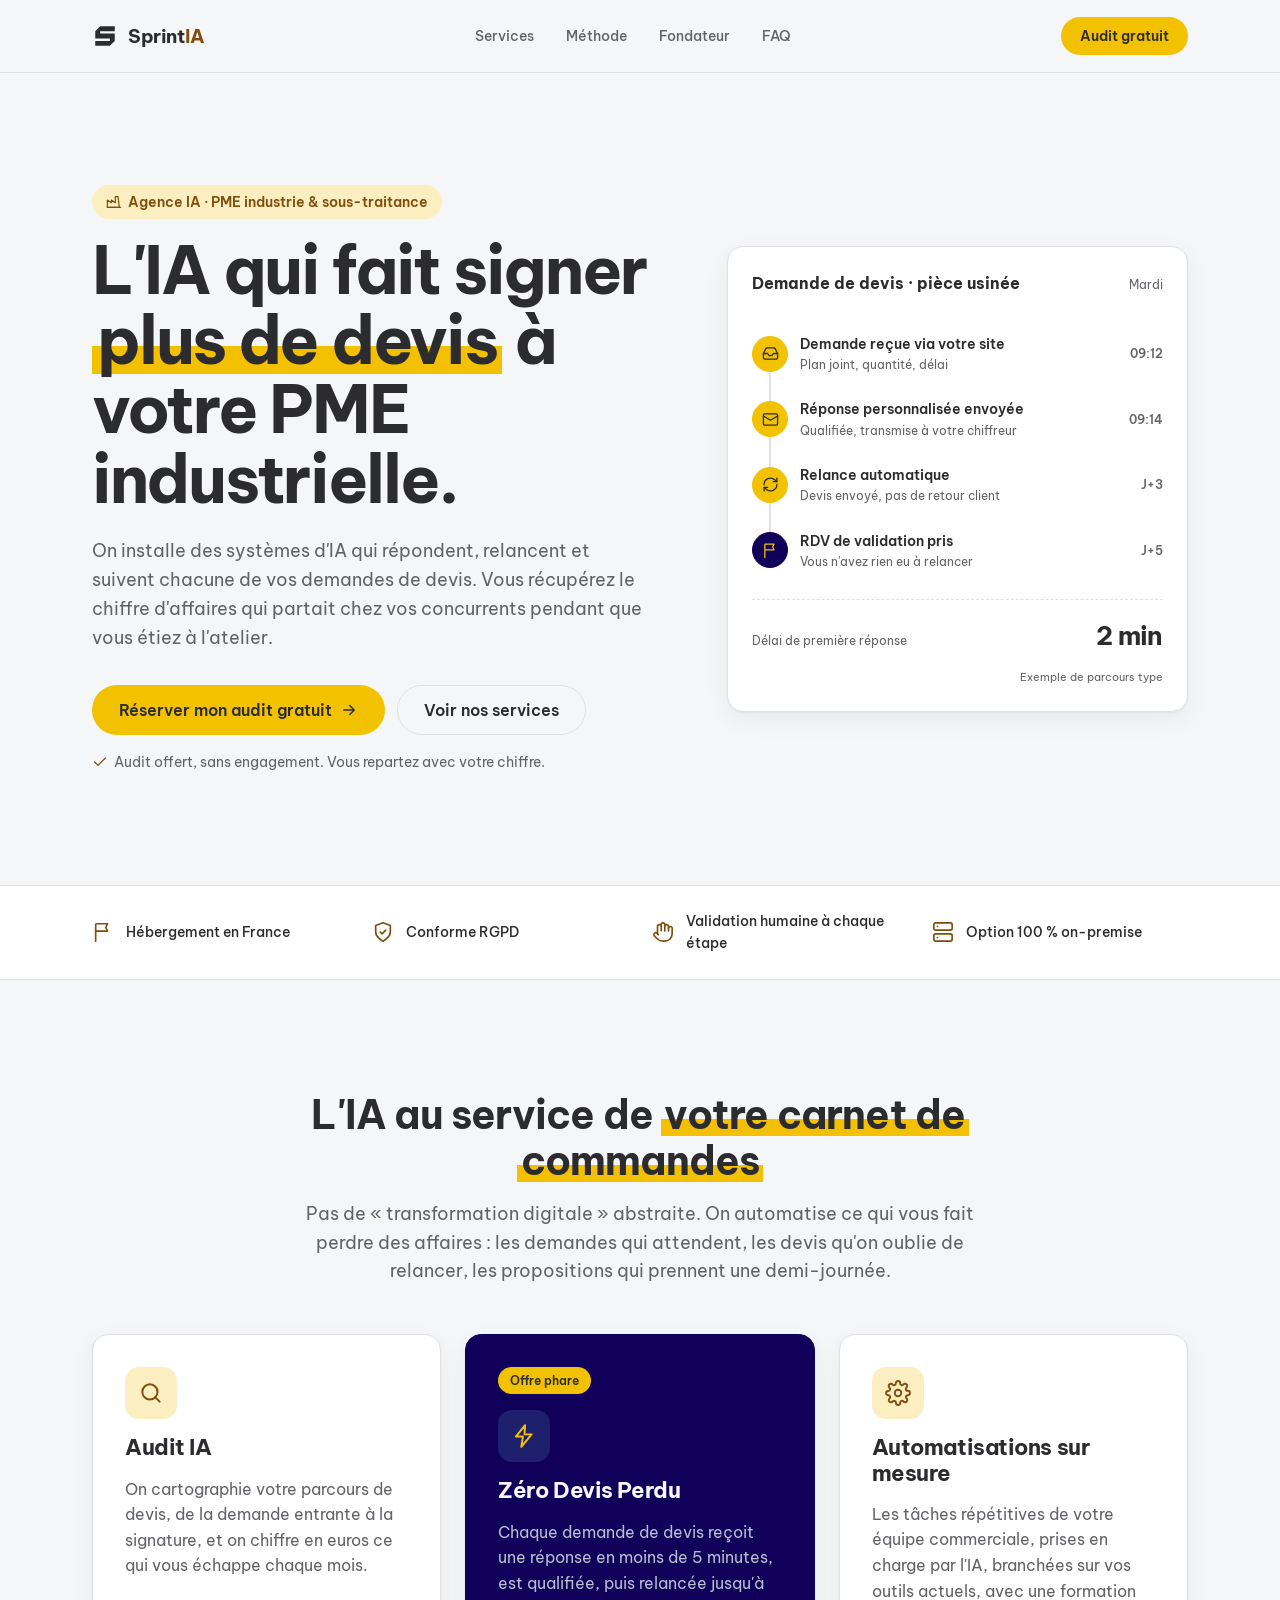
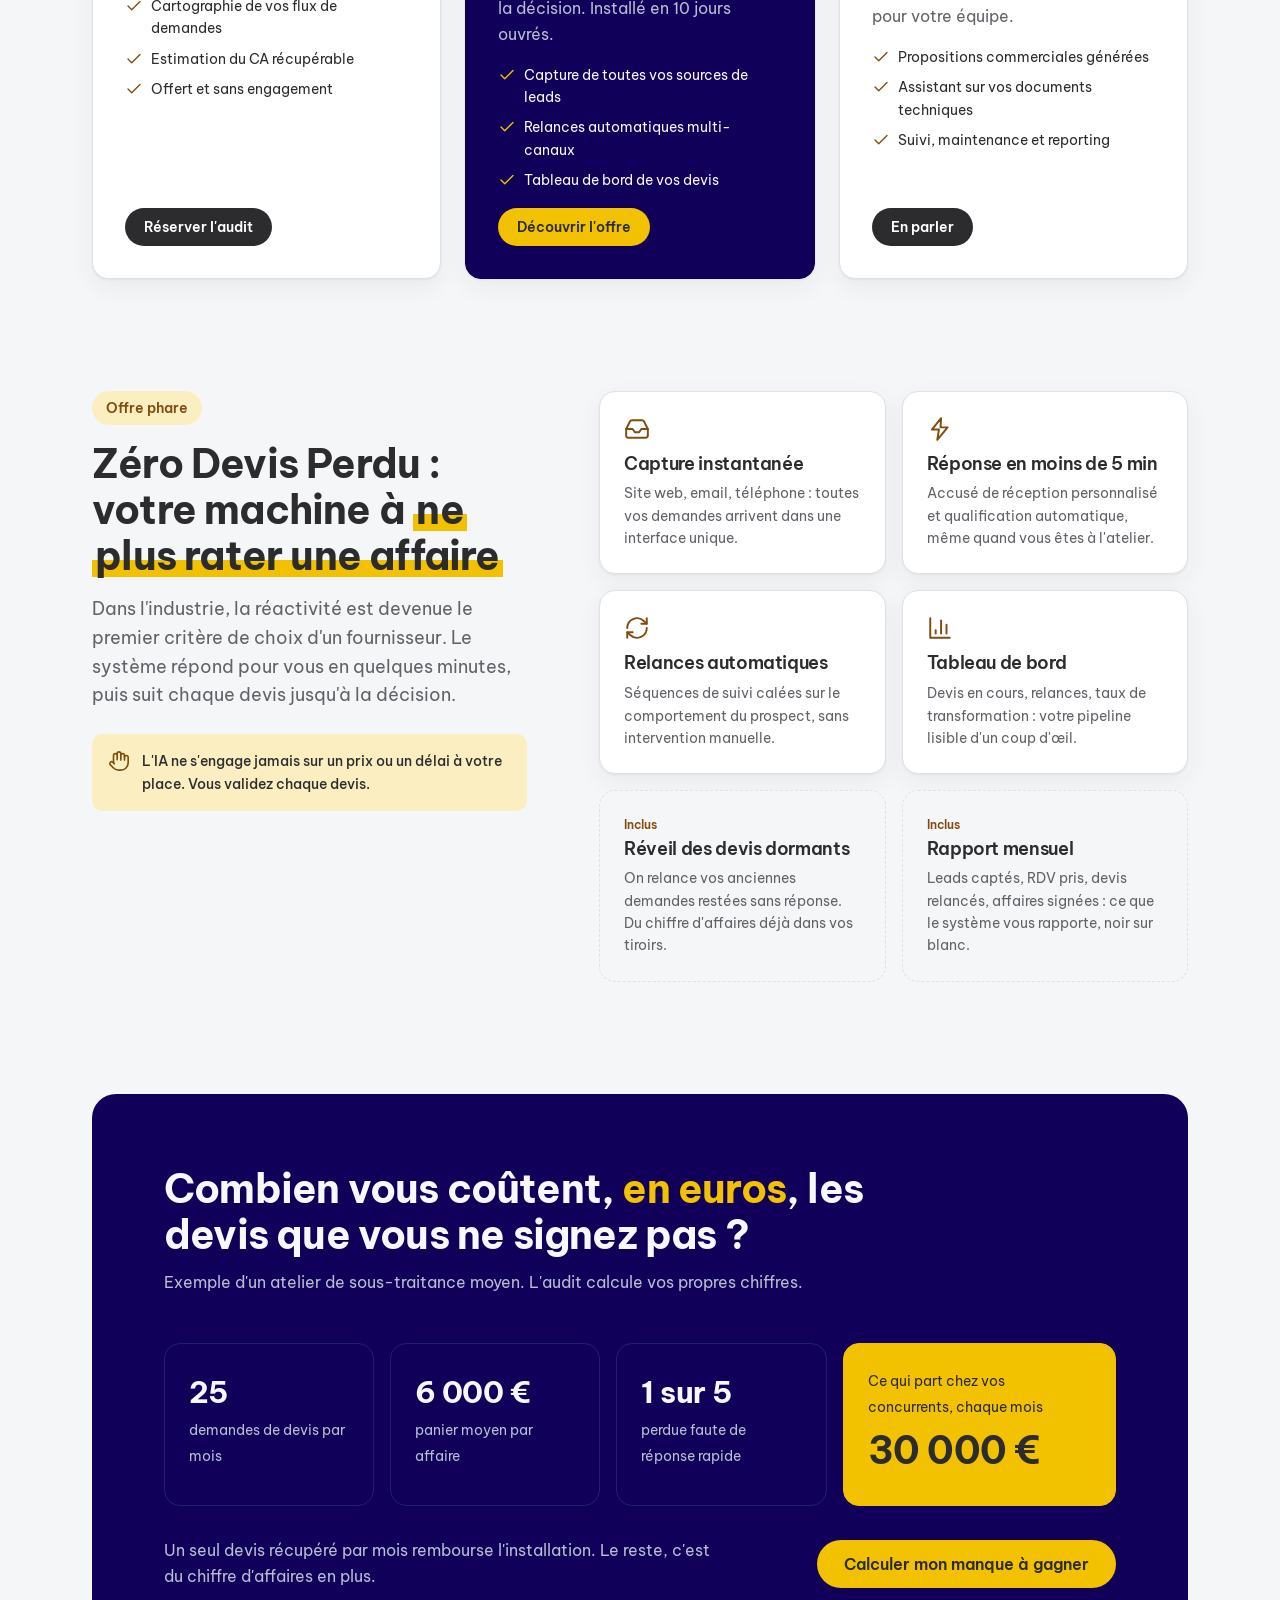
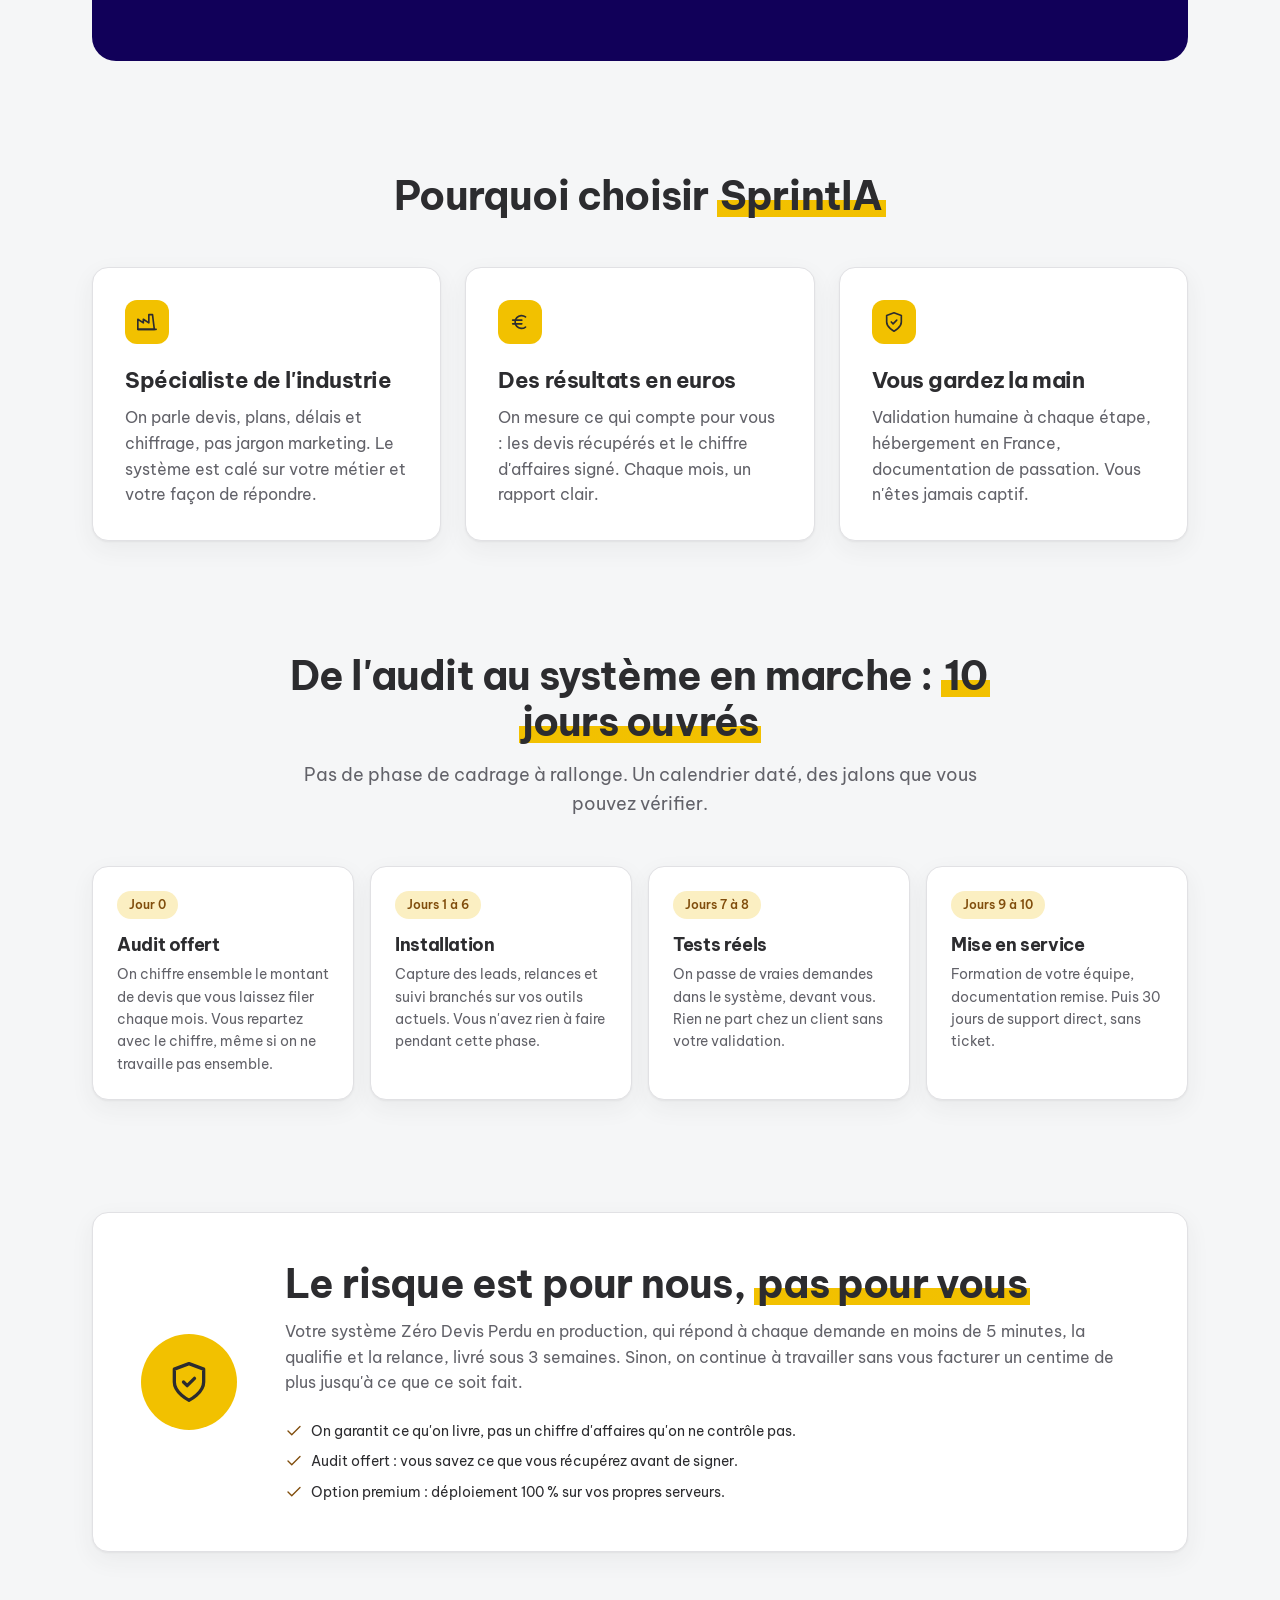
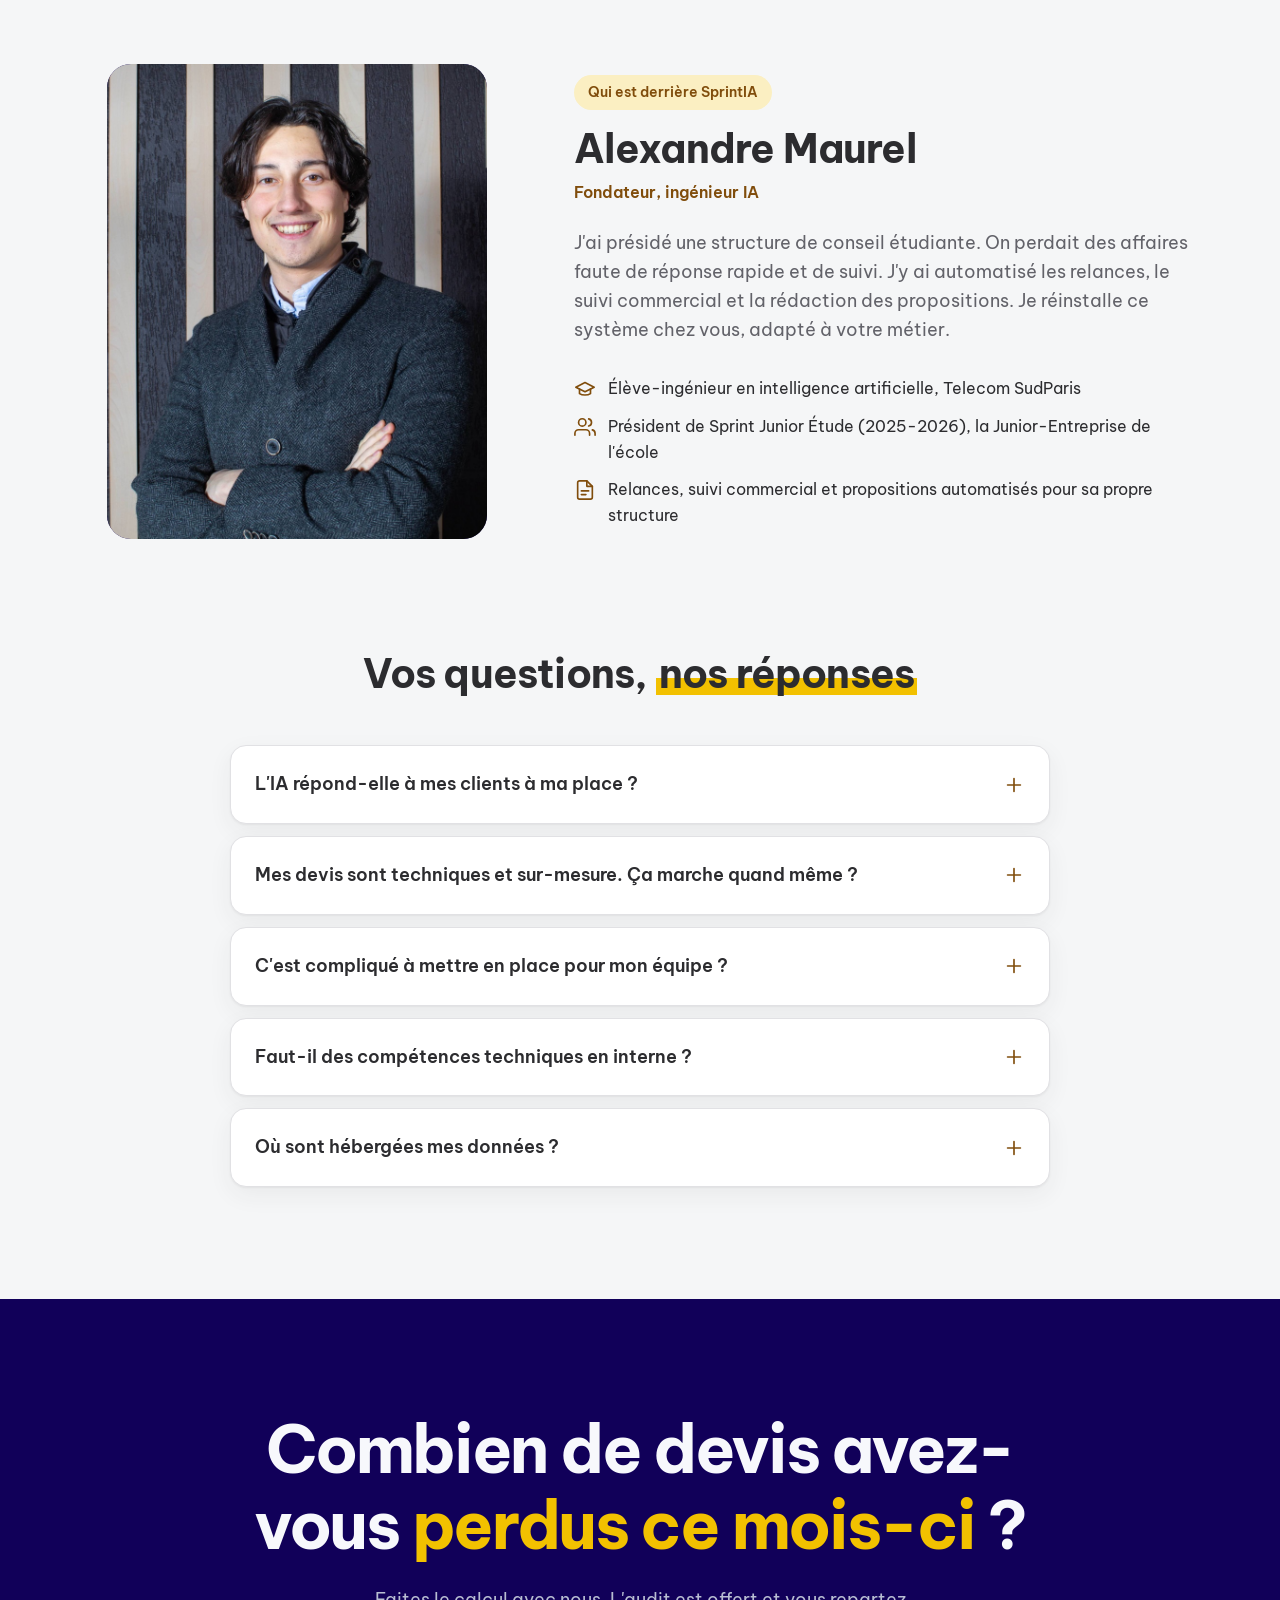
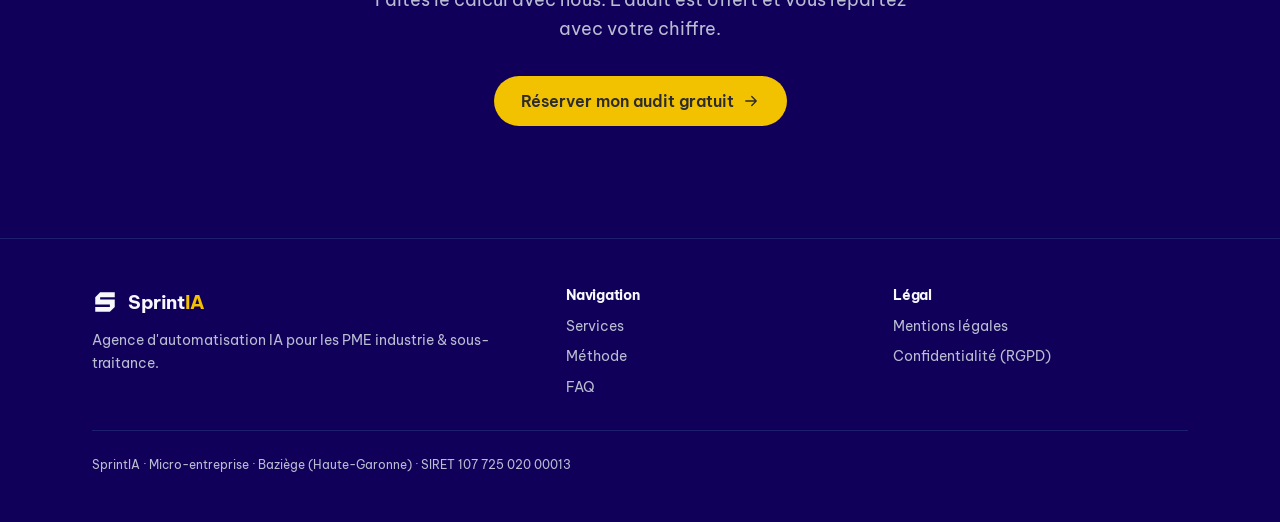
<file: index.html>
<!DOCTYPE html>
<html lang="fr">
<head>
<meta charset="utf-8"/>
<meta name="viewport" content="width=device-width, initial-scale=1.0"/>
<meta name="theme-color" content="#f5f5f6"/>
<title>SprintIA · Agence IA pour les PME industrielles | Zéro devis perdu</title>
<meta name="description" content="SprintIA, agence d'automatisation IA pour les PME industrie & sous-traitance. Réponse aux demandes de devis en moins de 5 minutes, relances automatiques, propositions commerciales. Audit offert."/>
<link rel="canonical" href="https://sprintalex.github.io/sprintia/"/>
<meta property="og:type" content="website"/>
<meta property="og:locale" content="fr_FR"/>
<meta property="og:site_name" content="SprintIA"/>
<meta property="og:title" content="SprintIA · L'agence IA des PME industrielles"/>
<meta property="og:description" content="On installe l'IA qui répond, relance et suit vos demandes de devis. Vous récupérez le chiffre d'affaires qui partait chez vos concurrents."/>
<meta property="og:url" content="https://sprintalex.github.io/sprintia/"/>
<meta property="og:image" content="https://sprintalex.github.io/sprintia/assets/og-image.png"/>
<meta property="og:image:width" content="1200"/>
<meta property="og:image:height" content="630"/>
<meta name="twitter:card" content="summary_large_image"/>
<meta name="twitter:title" content="SprintIA · L'agence IA des PME industrielles"/>
<meta name="twitter:description" content="Réponse aux devis en moins de 5 minutes, relances automatiques, propositions commerciales. Audit offert."/>
<meta name="twitter:image" content="https://sprintalex.github.io/sprintia/assets/og-image.png"/>
<link rel="icon" type="image/svg+xml" href="assets/favicon.svg"/>
<link rel="preconnect" href="https://fonts.googleapis.com"/>
<link rel="preconnect" href="https://fonts.gstatic.com" crossorigin=""/>
<link href="https://fonts.googleapis.com/css2?family=Be+Vietnam+Pro:wght@400;500;600;700&display=swap" rel="stylesheet"/>
<script type="application/ld+json">
{
  "@context": "https://schema.org",
  "@graph": [
    {
      "@type": "ProfessionalService",
      "name": "SprintIA",
      "url": "https://sprintalex.github.io/sprintia/",
      "description": "Agence d'automatisation IA pour les PME industrie & sous-traitance.",
      "areaServed": "FR",
      "founder": { "@type": "Person", "name": "Alexandre Maurel" },
      "address": { "@type": "PostalAddress", "addressLocality": "Baziège", "addressRegion": "Haute-Garonne", "addressCountry": "FR" }
    },
    {
      "@type": "Service",
      "name": "Zéro Devis Perdu",
      "provider": { "@type": "Organization", "name": "SprintIA" },
      "serviceType": "Automatisation de la réponse et de la relance des demandes de devis",
      "areaServed": "FR",
      "audience": { "@type": "BusinessAudience", "audienceType": "PME industrie & sous-traitance" }
    },
    {
      "@type": "FAQPage",
      "mainEntity": [
        { "@type": "Question", "name": "L'IA répond-elle à mes clients à ma place ?", "acceptedAnswer": { "@type": "Answer", "text": "Non. L'IA envoie un accusé de réception immédiat et qualifie la demande, mais ne s'engage jamais sur un prix ou un délai technique. Vous validez chaque devis." } },
        { "@type": "Question", "name": "Mes devis sont techniques et sur-mesure, ça marche quand même ?", "acceptedAnswer": { "@type": "Answer", "text": "Oui. Le système capte la demande, rassure le prospect en moins de 5 minutes et vous transmet toutes les infos pour chiffrer vite. Le travail technique reste le vôtre." } },
        { "@type": "Question", "name": "C'est compliqué à mettre en place ?", "acceptedAnswer": { "@type": "Answer", "text": "Non. On installe et paramètre tout en 10 jours ouvrés, branché sur vos outils existants, avec formation et 30 jours de support direct." } },
        { "@type": "Question", "name": "Où sont hébergées mes données ?", "acceptedAnswer": { "@type": "Answer", "text": "En France, en conformité RGPD. Une option 100 % on-premise est disponible." } }
      ]
    }
  ]
}
</script>
<style>
/* Hallmark · macrostructure: agency one-pager (studied) · tone: corporate chaleureux · anchor hue: amber 90
 * theme: studied-DNA (source: https://www.zenithia.pro/) · paper #F5F5F6 · ink #2D2D2F · accent #ECBC06 · navy #02015A
 * fonts: Be Vietnam Pro (display + body) · nav: sticky bar + CTA · footer: statement CTA · studied: yes · DNA-source: url
 * pre-emit critique: P4 H4 E4 S5 R4 V4
 */
:root {
  --color-paper: oklch(97.2% 0.002 286);
  --color-surface: oklch(100% 0 0);
  --color-ink: oklch(29.5% 0.005 286);
  --color-muted: oklch(50% 0.01 286);
  --color-line: oklch(91% 0.004 286);
  --color-accent: oklch(83% 0.17 90);
  --color-accent-strong: oklch(72% 0.155 80);
  --color-accent-soft: oklch(95% 0.06 95);
  --color-accent-ink: oklch(47% 0.1 65);
  --color-navy: oklch(22% 0.14 275);
  --color-navy-2: oklch(30% 0.13 275);
  --color-on-navy: oklch(98% 0.005 275);
  --color-on-navy-muted: oklch(80% 0.03 275);
  --color-focus: oklch(55% 0.2 265);
  --font-display: "Be Vietnam Pro", system-ui, sans-serif;
  --font-body: "Be Vietnam Pro", system-ui, sans-serif;
  --space-2xs: 4px; --space-xs: 8px; --space-sm: 12px; --space-md: 16px; --space-lg: 24px;
  --space-xl: 32px; --space-2xl: 48px; --space-3xl: 72px; --space-4xl: 112px;
  --text-sm: 0.875rem; --text-base: 1rem; --text-lg: 1.125rem; --text-xl: 1.375rem;
  --text-2xl: clamp(1.75rem, 1.2rem + 2vw, 2.5rem);
  --text-display: clamp(2.3rem, 1.3rem + 4.2vw, 4.1rem);
  --radius-sm: 10px; --radius-md: 16px; --radius-lg: 24px; --radius-pill: 999px;
  --shadow-card: 0 1px 2px oklch(29.5% 0.005 286 / 0.06), 0 8px 24px oklch(29.5% 0.005 286 / 0.06);
  --ease-out: cubic-bezier(0.22, 1, 0.36, 1);
  --ease-in: cubic-bezier(0.55, 0, 1, 0.45);
  --ease-in-out: cubic-bezier(0.65, 0, 0.35, 1);
  --dur-fast: 150ms; --dur-base: 250ms; --dur-slow: 600ms;
}
*, *::before, *::after { box-sizing: border-box; }
html, body { overflow-x: clip; }
html { scroll-behavior: smooth; scroll-padding-top: 88px; }
body { margin: 0; background: var(--color-paper); color: var(--color-ink); font-family: var(--font-body); font-size: var(--text-base); line-height: 1.6; -webkit-font-smoothing: antialiased; }
h1, h2, h3, h4 { font-family: var(--font-display); font-style: normal; line-height: 1.15; margin: 0; letter-spacing: -0.02em; overflow-wrap: anywhere; min-width: 0; }
p { margin: 0; }
a { color: inherit; }
img, svg { display: block; max-width: 100%; }
[hidden] { display: none !important; }
:focus-visible { outline: 3px solid var(--color-focus); outline-offset: 3px; border-radius: 6px; }
.sr-only { position: absolute; width: 1px; height: 1px; padding: 0; margin: -1px; overflow: hidden; clip: rect(0,0,0,0); white-space: nowrap; border: 0; }
.skip { position: absolute; left: var(--space-md); top: -60px; z-index: 60; background: var(--color-ink); color: var(--color-surface); padding: var(--space-xs) var(--space-md); border-radius: var(--radius-sm); }
.skip:focus { top: var(--space-md); }
.wrap { width: 100%; max-width: 1160px; margin: 0 auto; padding: 0 var(--space-md); }
@media (min-width: 768px) { .wrap { padding: 0 var(--space-xl); } }
.icon { width: 22px; height: 22px; fill: none; stroke: currentColor; stroke-width: 1.8; stroke-linecap: round; stroke-linejoin: round; flex-shrink: 0; }

/* marker highlight: one word per heading, ZénithIA DNA, ink stays readable */
.hl { background: linear-gradient(transparent 58%, var(--color-accent) 58%, var(--color-accent) 92%, transparent 92%); padding: 0 0.08em; -webkit-box-decoration-break: clone; box-decoration-break: clone; }
.on-navy .hl { background: none; color: var(--color-accent); padding: 0; }

/* buttons */
.btn { display: inline-flex; align-items: center; justify-content: center; gap: var(--space-xs); white-space: nowrap; font: 600 var(--text-base)/1 var(--font-body); text-decoration: none; border: 1.5px solid transparent; border-radius: var(--radius-pill); padding: 15px 26px; cursor: pointer; transition: background-color var(--dur-fast) var(--ease-out), border-color var(--dur-fast) var(--ease-out), transform var(--dur-fast) var(--ease-out); }
.btn:active { transform: translateY(1px); }
.btn:disabled { opacity: 0.55; cursor: not-allowed; }
.btn-primary { background: var(--color-accent); color: var(--color-ink); }
.btn-primary:hover { background: var(--color-accent-strong); }
.btn-ghost { background: transparent; color: var(--color-ink); border-color: var(--color-line); }
.btn-ghost:hover { border-color: var(--color-ink); }
.btn-dark { background: var(--color-ink); color: var(--color-surface); }
.btn-dark:hover { background: var(--color-navy); }
.btn-sm { padding: 11px 18px; font-size: var(--text-sm); }
.btn .icon { width: 18px; height: 18px; }

/* nav */
.nav { position: sticky; top: 0; z-index: 40; background: oklch(97.2% 0.002 286 / 0.88); backdrop-filter: blur(12px); -webkit-backdrop-filter: blur(12px); border-bottom: 1px solid var(--color-line); }
.nav-in { display: flex; align-items: center; justify-content: space-between; gap: var(--space-md); height: 72px; }
.brand { display: flex; align-items: center; gap: 10px; font-weight: 700; font-size: 1.2rem; text-decoration: none; letter-spacing: -0.02em; white-space: nowrap; }
.brand svg { width: 26px; height: 26px; }
.brand b { color: var(--color-accent-ink); font-weight: 700; }
.nav-links { display: none; gap: var(--space-xl); list-style: none; margin: 0; padding: 0; }
.nav-links a { text-decoration: none; font-weight: 500; font-size: var(--text-sm); color: var(--color-muted); white-space: nowrap; transition: color var(--dur-fast) var(--ease-out); }
.nav-links a:hover { color: var(--color-ink); }
.nav-cta { display: flex; align-items: center; gap: var(--space-xs); }
.burger { display: inline-flex; background: none; border: 0; padding: var(--space-xs); cursor: pointer; color: var(--color-ink); }
.mobile-menu { border-top: 1px solid var(--color-line); padding: var(--space-md) 0 var(--space-lg); }
.mobile-menu a { display: block; padding: var(--space-sm) 0; font-weight: 500; text-decoration: none; white-space: nowrap; }
.hidden { display: none !important; }
@media (min-width: 900px) { .nav-links { display: flex; } .burger, .mobile-menu { display: none !important; } }
@media (max-width: 420px) { .nav-cta .btn-sm { padding: 10px 14px; } }

/* sections */
section { padding: var(--space-3xl) 0; }
@media (min-width: 768px) { section { padding: var(--space-4xl) 0; } }
.head { max-width: 720px; margin: 0 auto var(--space-2xl); text-align: center; }
.head h2 { font-size: var(--text-2xl); font-weight: 700; }
.head p { margin-top: var(--space-md); color: var(--color-muted); font-size: var(--text-lg); }
.tag { display: inline-flex; align-items: center; gap: 6px; font-size: var(--text-sm); font-weight: 600; color: var(--color-accent-ink); background: var(--color-accent-soft); border-radius: var(--radius-pill); padding: 6px 14px; margin-bottom: var(--space-md); white-space: nowrap; }
.hero .tag { white-space: normal; }
@media (max-width: 359px) { .btn { padding: 14px 18px; font-size: 0.9375rem; } }
.card { background: var(--color-surface); border: 1px solid var(--color-line); border-radius: var(--radius-md); box-shadow: var(--shadow-card); }

/* hero */
.hero { padding: var(--space-3xl) 0 var(--space-3xl); }
.hero-grid { display: grid; gap: var(--space-2xl); align-items: center; grid-template-columns: minmax(0, 1fr); }
@media (min-width: 980px) { .hero-grid { grid-template-columns: minmax(0, 1.1fr) minmax(0, 0.9fr); gap: var(--space-3xl); } .hero { padding: var(--space-4xl) 0; } }
.hero h1 { font-size: var(--text-display); font-weight: 700; letter-spacing: -0.035em; line-height: 1.06; }
.hero .lead { margin-top: var(--space-lg); font-size: var(--text-lg); color: var(--color-muted); max-width: 560px; }
.hero-ctas { display: flex; flex-wrap: wrap; gap: var(--space-sm); margin-top: var(--space-xl); }
.reassure { margin-top: var(--space-md); font-size: var(--text-sm); color: var(--color-muted); display: flex; align-items: center; gap: 6px; }
.reassure .icon { width: 16px; height: 16px; color: var(--color-accent-ink); }

/* hero visual: flow of one quote request */
.flow { padding: var(--space-lg); position: relative; }
.flow-top { display: flex; justify-content: space-between; align-items: center; gap: var(--space-sm); margin-bottom: var(--space-lg); }
.flow-top strong { font-size: var(--text-base); }
.flow-top span { font-size: 12px; color: var(--color-muted); white-space: nowrap; }
.flow ol { list-style: none; margin: 0; padding: 0; position: relative; }
.flow ol::before { content: ""; position: absolute; left: 17px; top: 18px; bottom: 18px; width: 2px; background: var(--color-line); }
.flow li { position: relative; display: grid; grid-template-columns: 36px minmax(0, 1fr) auto; gap: var(--space-sm); align-items: center; padding: var(--space-sm) 0; }
.flow .dot { width: 36px; height: 36px; border-radius: 50%; display: grid; place-items: center; background: var(--color-paper); border: 1px solid var(--color-line); color: var(--color-muted); position: relative; }
.flow .dot .icon { width: 17px; height: 17px; }
.flow li.done .dot { background: var(--color-accent); border-color: var(--color-accent); color: var(--color-ink); }
.flow li.win .dot { background: var(--color-navy); border-color: var(--color-navy); color: var(--color-accent); }
.flow .t { font-size: var(--text-sm); font-weight: 600; }
.flow .s { font-size: 12px; color: var(--color-muted); }
.flow time { font-size: 12px; font-weight: 600; color: var(--color-muted); font-variant-numeric: tabular-nums; white-space: nowrap; }
.flow-foot { margin-top: var(--space-md); padding-top: var(--space-md); border-top: 1px dashed var(--color-line); display: flex; justify-content: space-between; align-items: baseline; gap: var(--space-sm); }
.flow-foot span { font-size: 12px; color: var(--color-muted); }
.flow-foot b { font-size: 1.6rem; letter-spacing: -0.02em; }
.flow-note { margin-top: var(--space-sm); font-size: 11px; color: var(--color-muted); text-align: right; }

/* trust strip */
.trust { padding: var(--space-lg) 0; border-top: 1px solid var(--color-line); border-bottom: 1px solid var(--color-line); background: var(--color-surface); }
.trust ul { list-style: none; margin: 0; padding: 0; display: grid; grid-template-columns: repeat(2, minmax(0, 1fr)); gap: var(--space-md) var(--space-lg); }
@media (min-width: 900px) { .trust ul { grid-template-columns: repeat(4, minmax(0, 1fr)); } }
.trust li { display: flex; align-items: center; gap: var(--space-sm); font-size: var(--text-sm); font-weight: 500; }
.trust .icon { color: var(--color-accent-ink); }

/* services */
.services { display: grid; gap: var(--space-lg); grid-template-columns: minmax(0, 1fr); }
@media (min-width: 900px) { .services { grid-template-columns: repeat(3, minmax(0, 1fr)); } }
.svc { padding: var(--space-xl); display: flex; flex-direction: column; gap: var(--space-md); transition: transform var(--dur-base) var(--ease-out), box-shadow var(--dur-base) var(--ease-out); }
.svc:hover { transform: translateY(-3px); }
.svc .ico { width: 52px; height: 52px; border-radius: 14px; display: grid; place-items: center; background: var(--color-accent-soft); color: var(--color-accent-ink); }
.svc .ico .icon { width: 26px; height: 26px; }
.svc h3 { font-size: var(--text-xl); font-weight: 700; }
.svc p { color: var(--color-muted); }
.svc ul { list-style: none; margin: 0; padding: 0; display: grid; gap: var(--space-xs); font-size: var(--text-sm); }
.svc li { display: flex; gap: var(--space-xs); align-items: flex-start; }
.svc li .icon { width: 18px; height: 18px; color: var(--color-accent-ink); margin-top: 2px; }
.svc .btn { margin-top: auto; align-self: flex-start; }
.svc.featured { background: var(--color-navy); border-color: var(--color-navy); color: var(--color-on-navy); }
.svc.featured p { color: var(--color-on-navy-muted); }
.svc.featured .ico { background: var(--color-navy-2); color: var(--color-accent); }
.svc.featured li .icon { color: var(--color-accent); }
.svc .badge { align-self: flex-start; font-size: 12px; font-weight: 600; background: var(--color-accent); color: var(--color-ink); border-radius: var(--radius-pill); padding: 4px 12px; white-space: nowrap; }

/* ZDP detail */
.zdp { display: grid; gap: var(--space-2xl); grid-template-columns: minmax(0, 1fr); align-items: start; }
@media (min-width: 980px) { .zdp { grid-template-columns: minmax(0, 0.85fr) minmax(0, 1.15fr); gap: var(--space-3xl); } }
.zdp-intro h2 { font-size: var(--text-2xl); font-weight: 700; }
.zdp-intro p { margin-top: var(--space-md); color: var(--color-muted); font-size: var(--text-lg); }
.zdp-intro .human { margin-top: var(--space-lg); display: flex; gap: var(--space-sm); padding: var(--space-md); border-radius: var(--radius-sm); background: var(--color-accent-soft); font-size: var(--text-sm); font-weight: 500; }
.zdp-intro .human .icon { color: var(--color-accent-ink); }
.feats { display: grid; gap: var(--space-md); grid-template-columns: minmax(0, 1fr); }
@media (min-width: 640px) { .feats { grid-template-columns: repeat(2, minmax(0, 1fr)); } }
.feat { padding: var(--space-lg); }
.feat .icon { color: var(--color-accent-ink); width: 26px; height: 26px; margin-bottom: var(--space-sm); }
.feat h3 { font-size: var(--text-lg); font-weight: 600; margin-bottom: var(--space-xs); }
.feat p { font-size: var(--text-sm); color: var(--color-muted); }
.feat.bonus { background: var(--color-paper); box-shadow: none; border-style: dashed; }
.feat .kicker { display: block; font-size: 12px; font-weight: 600; color: var(--color-accent-ink); margin-bottom: 4px; }

/* ROI band */
.roi { background: var(--color-navy); color: var(--color-on-navy); border-radius: var(--radius-lg); padding: var(--space-2xl) var(--space-lg); }
@media (min-width: 768px) { .roi { padding: var(--space-3xl); } }
.roi h2 { font-size: var(--text-2xl); font-weight: 700; max-width: 720px; }
.roi > p { margin-top: var(--space-sm); color: var(--color-on-navy-muted); }
.roi-grid { display: grid; gap: var(--space-md); margin-top: var(--space-2xl); grid-template-columns: minmax(0, 1fr); }
@media (min-width: 768px) { .roi-grid { grid-template-columns: repeat(3, minmax(0, 1fr)) minmax(0, 1.3fr); align-items: stretch; } }
.roi-cell { border: 1px solid var(--color-navy-2); border-radius: var(--radius-md); padding: var(--space-lg); }
.roi-cell b { display: block; font-size: 1.9rem; letter-spacing: -0.02em; font-variant-numeric: tabular-nums; }
.roi-cell span { font-size: var(--text-sm); color: var(--color-on-navy-muted); }
.roi-cell.total { background: var(--color-accent); border-color: var(--color-accent); color: var(--color-ink); }
.roi-cell.total span { color: var(--color-ink); }
.roi-cell.total b { font-size: 2.4rem; }
.roi-foot { margin-top: var(--space-xl); display: flex; flex-wrap: wrap; gap: var(--space-lg); align-items: center; justify-content: space-between; }
.roi-foot p { color: var(--color-on-navy-muted); max-width: 560px; }

/* why */
.why { display: grid; gap: var(--space-lg); grid-template-columns: minmax(0, 1fr); }
@media (min-width: 900px) { .why { grid-template-columns: repeat(3, minmax(0, 1fr)); } }
.why-item { padding: var(--space-xl); }
.why-item .num { width: 44px; height: 44px; border-radius: 12px; background: var(--color-accent); display: grid; place-items: center; margin-bottom: var(--space-lg); }
.why-item .num .icon { width: 22px; height: 22px; color: var(--color-ink); }
.why-item h3 { font-size: var(--text-xl); font-weight: 700; margin-bottom: var(--space-sm); }
.why-item p { color: var(--color-muted); }

/* method */
.steps { list-style: none; margin: 0; padding: 0; display: grid; gap: var(--space-md); grid-template-columns: minmax(0, 1fr); counter-reset: step; }
@media (min-width: 640px) { .steps { grid-template-columns: repeat(2, minmax(0, 1fr)); } }
@media (min-width: 1024px) { .steps { grid-template-columns: repeat(4, minmax(0, 1fr)); } }
.step-card { padding: var(--space-lg); position: relative; }
.step-card .when { display: inline-block; font-size: 12px; font-weight: 600; color: var(--color-accent-ink); background: var(--color-accent-soft); border-radius: var(--radius-pill); padding: 4px 12px; margin-bottom: var(--space-md); white-space: nowrap; }
.step-card h3 { font-size: var(--text-lg); font-weight: 700; margin-bottom: var(--space-xs); }
.step-card p { font-size: var(--text-sm); color: var(--color-muted); }

/* guarantee */
.guarantee { display: grid; gap: var(--space-xl); grid-template-columns: minmax(0, 1fr); padding: var(--space-xl); align-items: center; }
@media (min-width: 900px) { .guarantee { grid-template-columns: auto minmax(0, 1fr); padding: var(--space-2xl); gap: var(--space-2xl); } }
.seal { width: 96px; height: 96px; border-radius: 50%; background: var(--color-accent); display: grid; place-items: center; }
.seal .icon { width: 44px; height: 44px; color: var(--color-ink); }
.guarantee h2 { font-size: var(--text-2xl); font-weight: 700; }
.guarantee p { margin-top: var(--space-sm); color: var(--color-muted); }
.guarantee ul { list-style: none; margin: var(--space-lg) 0 0; padding: 0; display: grid; gap: var(--space-xs); font-size: var(--text-sm); }
.guarantee li { display: flex; gap: var(--space-xs); }
.guarantee li .icon { width: 18px; height: 18px; color: var(--color-accent-ink); margin-top: 2px; }

/* founder */
.founder { display: grid; gap: var(--space-2xl); grid-template-columns: minmax(0, 1fr); align-items: center; }
@media (min-width: 900px) { .founder { grid-template-columns: minmax(0, 0.8fr) minmax(0, 1.2fr); gap: var(--space-3xl); } }
.portrait { aspect-ratio: 4 / 5; max-width: 380px; width: 100%; margin: 0 auto; border-radius: var(--radius-lg); background: var(--color-navy); color: var(--color-accent); display: grid; place-items: center; font-size: 5rem; font-weight: 700; letter-spacing: -0.04em; position: relative; overflow: hidden; }
img.portrait { height: auto; object-fit: cover; object-position: center top; }
.portrait::after { content: ""; position: absolute; inset: auto -20% -30% auto; width: 70%; aspect-ratio: 1; border-radius: 50%; border: 18px solid var(--color-navy-2); }
.founder h2 { font-size: var(--text-2xl); font-weight: 700; }
.founder .role { margin-top: var(--space-xs); font-weight: 600; color: var(--color-accent-ink); }
.founder p.bio { margin-top: var(--space-lg); color: var(--color-muted); font-size: var(--text-lg); }
.creds { list-style: none; margin: var(--space-xl) 0 0; padding: 0; display: grid; gap: var(--space-sm); }
.creds li { display: flex; gap: var(--space-sm); align-items: flex-start; }
.creds .icon { color: var(--color-accent-ink); margin-top: 2px; }

/* faq */
.faq { max-width: 820px; margin: 0 auto; display: grid; gap: var(--space-sm); }
.faq details { padding: 0 var(--space-lg); }
.faq summary { list-style: none; cursor: pointer; display: flex; justify-content: space-between; align-items: center; gap: var(--space-md); padding: var(--space-lg) 0; font-weight: 600; font-size: var(--text-lg); }
.faq summary::-webkit-details-marker { display: none; }
.faq summary .icon { transition: transform var(--dur-base) var(--ease-out); color: var(--color-accent-ink); }
.faq details[open] summary .icon { transform: rotate(45deg); }
.faq details p { padding-bottom: var(--space-lg); color: var(--color-muted); }

/* final cta + footer */
.final { background: var(--color-navy); color: var(--color-on-navy); text-align: center; padding: var(--space-4xl) 0; }
.final h2 { font-size: var(--text-display); font-weight: 700; letter-spacing: -0.035em; max-width: 820px; margin: 0 auto; }
.final p { margin: var(--space-lg) auto 0; color: var(--color-on-navy-muted); font-size: var(--text-lg); max-width: 560px; }
.final .btn { margin-top: var(--space-xl); }
footer { background: var(--color-navy); color: var(--color-on-navy-muted); border-top: 1px solid var(--color-navy-2); padding: var(--space-2xl) 0; font-size: var(--text-sm); }
.foot { display: grid; gap: var(--space-xl); grid-template-columns: minmax(0, 1fr); }
@media (min-width: 768px) { .foot { grid-template-columns: minmax(0, 1.5fr) minmax(0, 1fr) minmax(0, 1fr); } }
.foot .brand { color: var(--color-on-navy); margin-bottom: var(--space-sm); }
.foot .brand b { color: var(--color-accent); }
.foot h3 { font-size: var(--text-sm); color: var(--color-on-navy); margin-bottom: var(--space-sm); }
.foot ul { list-style: none; margin: 0; padding: 0; display: grid; gap: var(--space-xs); }
.foot a { text-decoration: none; white-space: nowrap; }
.foot a:hover { color: var(--color-on-navy); }
.legal { margin-top: var(--space-xl); padding-top: var(--space-lg); border-top: 1px solid var(--color-navy-2); font-size: 12px; }

/* reveal */
.reveal { opacity: 0; transform: translateY(16px); transition: opacity var(--dur-slow) var(--ease-out), transform var(--dur-slow) var(--ease-out); }
.reveal.in { opacity: 1; transform: none; }
.no-js .reveal { opacity: 1; transform: none; }

/* modal */
.modal { position: fixed; inset: 0; z-index: 50; display: flex; align-items: center; justify-content: center; padding: var(--space-md); }
.modal.modal-hidden { display: none; }
.modal-backdrop { position: absolute; inset: 0; background: oklch(22% 0.14 275 / 0.6); backdrop-filter: blur(4px); }
.modal-panel { position: relative; width: 100%; max-width: 520px; max-height: calc(100dvh - 32px); overflow-y: auto; background: var(--color-surface); border-radius: var(--radius-lg); box-shadow: 0 24px 64px oklch(22% 0.14 275 / 0.3); }
.progress { height: 4px; background: var(--color-line); }
#modal-progress { height: 100%; background: var(--color-accent); transition: width var(--dur-base) var(--ease-out); }
.modal-top { display: flex; justify-content: space-between; align-items: center; padding: var(--space-md) var(--space-lg) 0; }
.modal-top button { background: none; border: 0; cursor: pointer; color: var(--color-muted); display: inline-flex; align-items: center; gap: 4px; font: 500 var(--text-sm) var(--font-body); padding: 6px; }
.modal-top button:hover { color: var(--color-ink); }
.invisible { visibility: hidden; }
#modal-step-label { font-size: 12px; font-weight: 600; color: var(--color-muted); }
#lead-form { padding: var(--space-lg); }
@media (min-width: 640px) { #lead-form { padding: var(--space-lg) var(--space-xl) var(--space-xl); } }
.step { display: none; border: 0; margin: 0; padding: 0; min-width: 0; }
.step.active { display: block; }
.step legend, .step h3 { font-size: var(--text-xl); font-weight: 700; text-align: center; width: 100%; margin-bottom: var(--space-lg); padding: 0; }
.opts { display: grid; gap: var(--space-sm); }
.opt { display: flex; align-items: center; gap: var(--space-sm); padding: var(--space-md); border: 1.5px solid var(--color-line); border-radius: var(--radius-sm); cursor: pointer; font-weight: 500; transition: border-color var(--dur-fast) var(--ease-out), background-color var(--dur-fast) var(--ease-out); }
.opt:hover { border-color: var(--color-accent-strong); }
.opt:has(input:checked) { border-color: var(--color-accent-strong); background: var(--color-accent-soft); }
.opt input { width: 18px; height: 18px; accent-color: var(--color-accent-ink); }
.lbl { display: block; font-size: 12px; font-weight: 600; color: var(--color-muted); margin-bottom: var(--space-xs); }
.chips { display: flex; flex-wrap: wrap; gap: var(--space-xs); margin-bottom: var(--space-lg); }
.chip { font: 500 var(--text-sm) var(--font-body); padding: 9px 16px; border: 1.5px solid var(--color-line); border-radius: var(--radius-pill); background: var(--color-surface); color: var(--color-ink); cursor: pointer; white-space: nowrap; transition: border-color var(--dur-fast) var(--ease-out), background-color var(--dur-fast) var(--ease-out); }
.chip:hover { border-color: var(--color-accent-strong); }
.chip.selected { border-color: var(--color-accent-strong); background: var(--color-accent-soft); }
.field { width: 100%; font: 400 var(--text-base) var(--font-body); color: var(--color-ink); background: var(--color-paper); border: 1.5px solid var(--color-line); border-radius: var(--radius-sm); padding: 13px 14px; margin-bottom: var(--space-md); }
.field:focus { outline: none; border-color: var(--color-focus); }
.field:focus-visible { outline: 3px solid var(--color-focus); outline-offset: 1px; }
.hint { text-align: center; color: var(--color-muted); font-size: var(--text-sm); margin: calc(var(--space-md) * -1) 0 var(--space-lg); }
#modal-actions { margin-top: var(--space-xl); }
#modal-next { width: 100%; }
.success-ico { width: 64px; height: 64px; margin: 0 auto var(--space-lg); border-radius: 50%; background: var(--color-accent); display: grid; place-items: center; }
.success-ico .icon { width: 30px; height: 30px; }

@media (prefers-reduced-motion: reduce) {
  html { scroll-behavior: auto; }
  .reveal { transform: none; transition: opacity var(--dur-fast) linear; }
  .svc:hover { transform: none; }
  * { transition-duration: 1ms !important; }
}
</style>
</head>
<body class="no-js">
<a href="#top" class="skip">Aller au contenu</a>

<svg hidden aria-hidden="true" xmlns="http://www.w3.org/2000/svg">
<defs>
<symbol id="i-menu" viewBox="0 0 24 24"><path d="M4 7h16M4 12h16M4 17h16"/></symbol>
<symbol id="i-close" viewBox="0 0 24 24"><path d="M6 6l12 12M18 6L6 18"/></symbol>
<symbol id="i-plus" viewBox="0 0 24 24"><path d="M12 5v14M5 12h14"/></symbol>
<symbol id="i-arrow-forward" viewBox="0 0 24 24"><path d="M5 12h14m0 0l-6-6m6 6l-6 6"/></symbol>
<symbol id="i-arrow-back" viewBox="0 0 24 24"><path d="M19 12H5m0 0l6-6m-6 6l6 6"/></symbol>
<symbol id="i-bolt" viewBox="0 0 24 24"><path d="M13 2 4.5 12.5H11L9.5 22 19 10.5h-6.5L13 2Z"/></symbol>
<symbol id="i-search" viewBox="0 0 24 24"><circle cx="11" cy="11" r="7"/><path d="M20 20l-4-4"/></symbol>
<symbol id="i-cog" viewBox="0 0 24 24"><circle cx="12" cy="12" r="3"/><path d="M19.4 15a1.7 1.7 0 0 0 .3 1.8l.1.1a2 2 0 1 1-2.8 2.8l-.1-.1a1.7 1.7 0 0 0-1.8-.3 1.7 1.7 0 0 0-1 1.5V21a2 2 0 1 1-4 0v-.1a1.7 1.7 0 0 0-1.1-1.5 1.7 1.7 0 0 0-1.8.3l-.1.1a2 2 0 1 1-2.8-2.8l.1-.1a1.7 1.7 0 0 0 .3-1.8 1.7 1.7 0 0 0-1.5-1H3a2 2 0 1 1 0-4h.1a1.7 1.7 0 0 0 1.5-1.1 1.7 1.7 0 0 0-.3-1.8l-.1-.1a2 2 0 1 1 2.8-2.8l.1.1a1.7 1.7 0 0 0 1.8.3H9a1.7 1.7 0 0 0 1-1.5V3a2 2 0 1 1 4 0v.1a1.7 1.7 0 0 0 1 1.5 1.7 1.7 0 0 0 1.8-.3l.1-.1a2 2 0 1 1 2.8 2.8l-.1.1a1.7 1.7 0 0 0-.3 1.8V9a1.7 1.7 0 0 0 1.5 1H21a2 2 0 1 1 0 4h-.1a1.7 1.7 0 0 0-1.5 1Z"/></symbol>
<symbol id="i-inbox" viewBox="0 0 24 24"><path d="M22 12h-6l-2 3h-4l-2-3H2"/><path d="M5.5 5.1 2 12v6a2 2 0 0 0 2 2h16a2 2 0 0 0 2-2v-6l-3.5-6.9A2 2 0 0 0 16.7 4H7.3a2 2 0 0 0-1.8 1.1Z"/></symbol>
<symbol id="i-mail" viewBox="0 0 24 24"><rect x="2" y="4" width="20" height="16" rx="2"/><path d="m22 7-10 6L2 7"/></symbol>
<symbol id="i-refresh" viewBox="0 0 24 24"><path d="M3 12a9 9 0 0 1 15-6.7L21 8"/><path d="M21 3v5h-5"/><path d="M21 12a9 9 0 0 1-15 6.7L3 16"/><path d="M3 21v-5h5"/></symbol>
<symbol id="i-chart" viewBox="0 0 24 24"><path d="M3 3v18h18"/><path d="M18 17V9M13 17V5M8 17v-3"/></symbol>
<symbol id="i-history" viewBox="0 0 24 24"><path d="M3 3v6h6"/><path d="M3.05 13A9 9 0 1 0 6 5.3L3 9"/><path d="M12 7v5l4 2"/></symbol>
<symbol id="i-file" viewBox="0 0 24 24"><path d="M14 2H6a2 2 0 0 0-2 2v16a2 2 0 0 0 2 2h12a2 2 0 0 0 2-2V8Z"/><path d="M14 2v6h6M8 13h8M8 17h5"/></symbol>
<symbol id="i-users" viewBox="0 0 24 24"><path d="M17 21v-2a4 4 0 0 0-4-4H5a4 4 0 0 0-4 4v2"/><circle cx="9" cy="7" r="4"/><path d="M23 21v-2a4 4 0 0 0-3-3.9M16 3.1a4 4 0 0 1 0 7.8"/></symbol>
<symbol id="i-factory" viewBox="0 0 24 24"><path d="M2 20V9l6 4V9l6 4V4h4l2 16Z"/><path d="M2 20h20"/></symbol>
<symbol id="i-euro" viewBox="0 0 24 24"><path d="M18 6.5A7 7 0 1 0 18 17.5"/><path d="M4 10h10M4 14h10"/></symbol>
<symbol id="i-hand" viewBox="0 0 24 24"><path d="M18 11V6a2 2 0 0 0-4 0v5M14 10V4a2 2 0 0 0-4 0v6M10 10.5V6a2 2 0 0 0-4 0v8"/><path d="M18 8a2 2 0 1 1 4 0v6a8 8 0 0 1-8 8h-2c-2.8 0-4.5-.9-6-2.4l-3.6-3.6a2 2 0 0 1 2.8-2.8L7 15"/></symbol>
<symbol id="i-shield-check" viewBox="0 0 24 24"><path d="M12 22s8-4 8-10V5l-8-3-8 3v7c0 6 8 10 8 10Z"/><path d="M9 12l2 2 4-4"/></symbol>
<symbol id="i-server" viewBox="0 0 24 24"><rect x="2" y="2" width="20" height="8" rx="2"/><rect x="2" y="14" width="20" height="8" rx="2"/><path d="M6 6h.01M6 18h.01"/></symbol>
<symbol id="i-flag" viewBox="0 0 24 24"><path d="M4 22V4a1 1 0 0 1 1-1h12l-2 4 2 4H5"/></symbol>
<symbol id="i-check" viewBox="0 0 24 24"><path d="M20 6 9 17l-5-5"/></symbol>
<symbol id="i-cap" viewBox="0 0 24 24"><path d="M22 10 12 5 2 10l10 5 10-5Z"/><path d="M6 12v5c3 2 9 2 12 0v-5"/></symbol>
<symbol id="i-logo" viewBox="0 0 512 512"><polygon fill="currentColor" stroke="none" points="160,64 448,64 448,160 160,160 160,208 448,208 448,352 352,448 64,448 64,352 352,352 352,304 64,304 64,160"/></symbol>
</defs>
</svg>

<header class="nav">
  <div class="wrap nav-in">
    <a class="brand" href="#top" aria-label="SprintIA, accueil"><svg aria-hidden="true"><use href="#i-logo"/></svg><span>Sprint<b>IA</b></span></a>
    <nav aria-label="Navigation principale">
      <ul class="nav-links">
        <li><a href="#services">Services</a></li>
        <li><a href="#methode">Méthode</a></li>
        <li><a href="#fondateur">Fondateur</a></li>
        <li><a href="#faq">FAQ</a></li>
      </ul>
    </nav>
    <div class="nav-cta">
      <button type="button" class="btn btn-primary btn-sm" data-open-modal>Audit gratuit</button>
      <button type="button" id="burger" class="burger" aria-label="Menu" aria-expanded="false" aria-controls="mobile-menu">
        <svg id="burger-open-icon" class="icon" aria-hidden="true"><use href="#i-menu"/></svg>
        <svg id="burger-close-icon" class="icon hidden" aria-hidden="true"><use href="#i-close"/></svg>
      </button>
    </div>
  </div>
  <div id="mobile-menu" class="mobile-menu hidden">
    <nav class="wrap" aria-label="Navigation mobile">
      <a href="#services">Services</a>
      <a href="#methode">Méthode</a>
      <a href="#fondateur">Fondateur</a>
      <a href="#faq">FAQ</a>
    </nav>
  </div>
</header>

<main id="top">

<!-- HERO -->
<section class="hero">
  <div class="wrap hero-grid">
    <div>
      <span class="tag"><svg class="icon" aria-hidden="true" style="width:16px;height:16px"><use href="#i-factory"/></svg>Agence IA · PME industrie &amp; sous-traitance</span>
      <h1>L'IA qui fait signer <span class="hl">plus de devis</span> à votre PME industrielle.</h1>
      <p class="lead">On installe des systèmes d'IA qui répondent, relancent et suivent chacune de vos demandes de devis. Vous récupérez le chiffre d'affaires qui partait chez vos concurrents pendant que vous étiez à l'atelier.</p>
      <div class="hero-ctas">
        <button type="button" class="btn btn-primary" data-open-modal>Réserver mon audit gratuit <svg class="icon" aria-hidden="true"><use href="#i-arrow-forward"/></svg></button>
        <a class="btn btn-ghost" href="#services">Voir nos services</a>
      </div>
      <p class="reassure"><svg class="icon" aria-hidden="true"><use href="#i-check"/></svg>Audit offert, sans engagement. Vous repartez avec votre chiffre.</p>
    </div>

    <figure class="card flow reveal" aria-label="Exemple de parcours d'une demande de devis avec SprintIA" style="margin:0">
      <div class="flow-top"><strong>Demande de devis · pièce usinée</strong><span>Mardi</span></div>
      <ol>
        <li class="done"><span class="dot"><svg class="icon" aria-hidden="true"><use href="#i-inbox"/></svg></span><div><div class="t">Demande reçue via votre site</div><div class="s">Plan joint, quantité, délai</div></div><time>09:12</time></li>
        <li class="done"><span class="dot"><svg class="icon" aria-hidden="true"><use href="#i-mail"/></svg></span><div><div class="t">Réponse personnalisée envoyée</div><div class="s">Qualifiée, transmise à votre chiffreur</div></div><time>09:14</time></li>
        <li class="done"><span class="dot"><svg class="icon" aria-hidden="true"><use href="#i-refresh"/></svg></span><div><div class="t">Relance automatique</div><div class="s">Devis envoyé, pas de retour client</div></div><time>J+3</time></li>
        <li class="win"><span class="dot"><svg class="icon" aria-hidden="true"><use href="#i-flag"/></svg></span><div><div class="t">RDV de validation pris</div><div class="s">Vous n'avez rien eu à relancer</div></div><time>J+5</time></li>
      </ol>
      <div class="flow-foot"><span>Délai de première réponse</span><b>2 min</b></div>
      <figcaption class="flow-note">Exemple de parcours type</figcaption>
    </figure>
  </div>
</section>

<!-- TRUST -->
<div class="trust">
  <div class="wrap">
    <ul>
      <li><svg class="icon" aria-hidden="true"><use href="#i-flag"/></svg>Hébergement en France</li>
      <li><svg class="icon" aria-hidden="true"><use href="#i-shield-check"/></svg>Conforme RGPD</li>
      <li><svg class="icon" aria-hidden="true"><use href="#i-hand"/></svg>Validation humaine à chaque étape</li>
      <li><svg class="icon" aria-hidden="true"><use href="#i-server"/></svg>Option 100 % on-premise</li>
    </ul>
  </div>
</div>

<!-- SERVICES -->
<section id="services">
  <div class="wrap">
    <div class="head reveal">
      <h2>L'IA au service de <span class="hl">votre carnet de commandes</span></h2>
      <p>Pas de « transformation digitale » abstraite. On automatise ce qui vous fait perdre des affaires : les demandes qui attendent, les devis qu'on oublie de relancer, les propositions qui prennent une demi-journée.</p>
    </div>
    <div class="services">
      <article class="card svc reveal">
        <div class="ico"><svg class="icon" aria-hidden="true"><use href="#i-search"/></svg></div>
        <h3>Audit IA</h3>
        <p>On cartographie votre parcours de devis, de la demande entrante à la signature, et on chiffre en euros ce qui vous échappe chaque mois.</p>
        <ul>
          <li><svg class="icon" aria-hidden="true"><use href="#i-check"/></svg>Cartographie de vos flux de demandes</li>
          <li><svg class="icon" aria-hidden="true"><use href="#i-check"/></svg>Estimation du CA récupérable</li>
          <li><svg class="icon" aria-hidden="true"><use href="#i-check"/></svg>Offert et sans engagement</li>
        </ul>
        <button type="button" class="btn btn-dark btn-sm" data-open-modal>Réserver l'audit</button>
      </article>
      <article class="card svc featured reveal">
        <span class="badge">Offre phare</span>
        <div class="ico"><svg class="icon" aria-hidden="true"><use href="#i-bolt"/></svg></div>
        <h3>Zéro Devis Perdu</h3>
        <p>Chaque demande de devis reçoit une réponse en moins de 5 minutes, est qualifiée, puis relancée jusqu'à la décision. Installé en 10 jours ouvrés.</p>
        <ul>
          <li><svg class="icon" aria-hidden="true"><use href="#i-check"/></svg>Capture de toutes vos sources de leads</li>
          <li><svg class="icon" aria-hidden="true"><use href="#i-check"/></svg>Relances automatiques multi-canaux</li>
          <li><svg class="icon" aria-hidden="true"><use href="#i-check"/></svg>Tableau de bord de vos devis</li>
        </ul>
        <a class="btn btn-primary btn-sm" href="#zero-devis-perdu">Découvrir l'offre</a>
      </article>
      <article class="card svc reveal">
        <div class="ico"><svg class="icon" aria-hidden="true"><use href="#i-cog"/></svg></div>
        <h3>Automatisations sur mesure</h3>
        <p>Les tâches répétitives de votre équipe commerciale, prises en charge par l'IA, branchées sur vos outils actuels, avec une formation pour votre équipe.</p>
        <ul>
          <li><svg class="icon" aria-hidden="true"><use href="#i-check"/></svg>Propositions commerciales générées</li>
          <li><svg class="icon" aria-hidden="true"><use href="#i-check"/></svg>Assistant sur vos documents techniques</li>
          <li><svg class="icon" aria-hidden="true"><use href="#i-check"/></svg>Suivi, maintenance et reporting</li>
        </ul>
        <button type="button" class="btn btn-dark btn-sm" data-open-modal>En parler</button>
      </article>
    </div>
  </div>
</section>

<!-- ZDP DETAIL -->
<section id="zero-devis-perdu" style="padding-top:0">
  <div class="wrap zdp">
    <div class="zdp-intro reveal">
      <span class="tag">Offre phare</span>
      <h2>Zéro Devis Perdu : votre machine à <span class="hl">ne plus rater une affaire</span></h2>
      <p>Dans l'industrie, la réactivité est devenue le premier critère de choix d'un fournisseur. Le système répond pour vous en quelques minutes, puis suit chaque devis jusqu'à la décision.</p>
      <div class="human"><svg class="icon" aria-hidden="true"><use href="#i-hand"/></svg><span>L'IA ne s'engage jamais sur un prix ou un délai à votre place. Vous validez chaque devis.</span></div>
    </div>
    <div class="feats">
      <div class="card feat reveal"><svg class="icon" aria-hidden="true"><use href="#i-inbox"/></svg><h3>Capture instantanée</h3><p>Site web, email, téléphone : toutes vos demandes arrivent dans une interface unique.</p></div>
      <div class="card feat reveal"><svg class="icon" aria-hidden="true"><use href="#i-bolt"/></svg><h3>Réponse en moins de 5 min</h3><p>Accusé de réception personnalisé et qualification automatique, même quand vous êtes à l'atelier.</p></div>
      <div class="card feat reveal"><svg class="icon" aria-hidden="true"><use href="#i-refresh"/></svg><h3>Relances automatiques</h3><p>Séquences de suivi calées sur le comportement du prospect, sans intervention manuelle.</p></div>
      <div class="card feat reveal"><svg class="icon" aria-hidden="true"><use href="#i-chart"/></svg><h3>Tableau de bord</h3><p>Devis en cours, relances, taux de transformation : votre pipeline lisible d'un coup d'œil.</p></div>
      <div class="card feat bonus reveal"><span class="kicker">Inclus</span><h3>Réveil des devis dormants</h3><p>On relance vos anciennes demandes restées sans réponse. Du chiffre d'affaires déjà dans vos tiroirs.</p></div>
      <div class="card feat bonus reveal"><span class="kicker">Inclus</span><h3>Rapport mensuel</h3><p>Leads captés, RDV pris, devis relancés, affaires signées : ce que le système vous rapporte, noir sur blanc.</p></div>
    </div>
  </div>
</section>

<!-- ROI -->
<section style="padding-top:0">
  <div class="wrap">
    <div class="roi on-navy reveal">
      <h2>Combien vous coûtent, <span class="hl">en euros</span>, les devis que vous ne signez pas ?</h2>
      <p>Exemple d'un atelier de sous-traitance moyen. L'audit calcule vos propres chiffres.</p>
      <div class="roi-grid">
        <div class="roi-cell"><b>25</b><span>demandes de devis par mois</span></div>
        <div class="roi-cell"><b>6 000 €</b><span>panier moyen par affaire</span></div>
        <div class="roi-cell"><b>1 sur 5</b><span>perdue faute de réponse rapide</span></div>
        <div class="roi-cell total"><span>Ce qui part chez vos concurrents, chaque mois</span><b>30 000 €</b></div>
      </div>
      <div class="roi-foot">
        <p>Un seul devis récupéré par mois rembourse l'installation. Le reste, c'est du chiffre d'affaires en plus.</p>
        <button type="button" class="btn btn-primary" data-open-modal>Calculer mon manque à gagner</button>
      </div>
    </div>
  </div>
</section>

<!-- WHY -->
<section style="padding-top:0">
  <div class="wrap">
    <div class="head reveal">
      <h2>Pourquoi choisir <span class="hl">SprintIA</span></h2>
    </div>
    <div class="why">
      <div class="card why-item reveal"><div class="num"><svg class="icon" aria-hidden="true"><use href="#i-factory"/></svg></div><h3>Spécialiste de l'industrie</h3><p>On parle devis, plans, délais et chiffrage, pas jargon marketing. Le système est calé sur votre métier et votre façon de répondre.</p></div>
      <div class="card why-item reveal"><div class="num"><svg class="icon" aria-hidden="true"><use href="#i-euro"/></svg></div><h3>Des résultats en euros</h3><p>On mesure ce qui compte pour vous : les devis récupérés et le chiffre d'affaires signé. Chaque mois, un rapport clair.</p></div>
      <div class="card why-item reveal"><div class="num"><svg class="icon" aria-hidden="true"><use href="#i-shield-check"/></svg></div><h3>Vous gardez la main</h3><p>Validation humaine à chaque étape, hébergement en France, documentation de passation. Vous n'êtes jamais captif.</p></div>
    </div>
  </div>
</section>

<!-- METHOD -->
<section id="methode" style="padding-top:0">
  <div class="wrap">
    <div class="head reveal">
      <h2>De l'audit au système en marche : <span class="hl">10 jours ouvrés</span></h2>
      <p>Pas de phase de cadrage à rallonge. Un calendrier daté, des jalons que vous pouvez vérifier.</p>
    </div>
    <ol class="steps">
      <li class="card step-card reveal"><span class="when">Jour 0</span><h3>Audit offert</h3><p>On chiffre ensemble le montant de devis que vous laissez filer chaque mois. Vous repartez avec le chiffre, même si on ne travaille pas ensemble.</p></li>
      <li class="card step-card reveal"><span class="when">Jours 1 à 6</span><h3>Installation</h3><p>Capture des leads, relances et suivi branchés sur vos outils actuels. Vous n'avez rien à faire pendant cette phase.</p></li>
      <li class="card step-card reveal"><span class="when">Jours 7 à 8</span><h3>Tests réels</h3><p>On passe de vraies demandes dans le système, devant vous. Rien ne part chez un client sans votre validation.</p></li>
      <li class="card step-card reveal"><span class="when">Jours 9 à 10</span><h3>Mise en service</h3><p>Formation de votre équipe, documentation remise. Puis 30 jours de support direct, sans ticket.</p></li>
    </ol>
  </div>
</section>

<!-- GUARANTEE -->
<section id="garantie" style="padding-top:0">
  <div class="wrap">
    <div class="card guarantee reveal">
      <div class="seal"><svg class="icon" aria-hidden="true"><use href="#i-shield-check"/></svg></div>
      <div>
        <h2>Le risque est pour nous, <span class="hl">pas pour vous</span></h2>
        <p>Votre système Zéro Devis Perdu en production, qui répond à chaque demande en moins de 5 minutes, la qualifie et la relance, livré sous 3 semaines. Sinon, on continue à travailler sans vous facturer un centime de plus jusqu'à ce que ce soit fait.</p>
        <ul>
          <li><svg class="icon" aria-hidden="true"><use href="#i-check"/></svg>On garantit ce qu'on livre, pas un chiffre d'affaires qu'on ne contrôle pas.</li>
          <li><svg class="icon" aria-hidden="true"><use href="#i-check"/></svg>Audit offert : vous savez ce que vous récupérez avant de signer.</li>
          <li><svg class="icon" aria-hidden="true"><use href="#i-check"/></svg>Option premium : déploiement 100 % sur vos propres serveurs.</li>
        </ul>
      </div>
    </div>
  </div>
</section>

<!-- FOUNDER -->
<section id="fondateur" style="padding-top:0">
  <div class="wrap founder">
    <img src="assets/alex.jpg" alt="Alexandre Maurel, fondateur de SprintIA" class="portrait reveal" width="800" height="953" loading="lazy"/>
    <div class="reveal">
      <span class="tag">Qui est derrière SprintIA</span>
      <h2>Alexandre Maurel</h2>
      <p class="role">Fondateur, ingénieur IA</p>
      <p class="bio">J'ai présidé une structure de conseil étudiante. On perdait des affaires faute de réponse rapide et de suivi. J'y ai automatisé les relances, le suivi commercial et la rédaction des propositions. Je réinstalle ce système chez vous, adapté à votre métier.</p>
      <ul class="creds">
        <li><svg class="icon" aria-hidden="true"><use href="#i-cap"/></svg><span>Élève-ingénieur en intelligence artificielle, Telecom SudParis</span></li>
        <li><svg class="icon" aria-hidden="true"><use href="#i-users"/></svg><span>Président de Sprint Junior Étude (2025-2026), la Junior-Entreprise de l'école</span></li>
        <li><svg class="icon" aria-hidden="true"><use href="#i-file"/></svg><span>Relances, suivi commercial et propositions automatisés pour sa propre structure</span></li>
      </ul>
    </div>
  </div>
</section>

<!-- FAQ -->
<section id="faq" style="padding-top:0">
  <div class="wrap">
    <div class="head reveal"><h2>Vos questions, <span class="hl">nos réponses</span></h2></div>
    <div class="faq">
      <details class="card"><summary>L'IA répond-elle à mes clients à ma place ?<svg class="icon" aria-hidden="true"><use href="#i-plus"/></svg></summary><p>Non. L'IA envoie un accusé de réception immédiat et qualifie la demande, mais ne s'engage jamais sur un prix ou un délai technique. Vous validez chaque devis. Vous gardez la main.</p></details>
      <details class="card"><summary>Mes devis sont techniques et sur-mesure. Ça marche quand même ?<svg class="icon" aria-hidden="true"><use href="#i-plus"/></svg></summary><p>Oui. Le système ne chiffre pas à votre place : il capte la demande, rassure le prospect en moins de 5 minutes et vous transmet toutes les infos pour chiffrer vite. Le travail technique reste le vôtre.</p></details>
      <details class="card"><summary>C'est compliqué à mettre en place pour mon équipe ?<svg class="icon" aria-hidden="true"><use href="#i-plus"/></svg></summary><p>Non. On installe et paramètre tout en 10 jours ouvrés, branché sur vos outils existants. Votre équipe reçoit simplement des demandes déjà qualifiées. On forme, et pendant 30 jours vous nous écrivez directement pour tout ajustement.</p></details>
      <details class="card"><summary>Faut-il des compétences techniques en interne ?<svg class="icon" aria-hidden="true"><use href="#i-plus"/></svg></summary><p>Non. On s'occupe de l'installation, du paramétrage et de la maintenance. Votre équipe utilise le système depuis ses outils habituels, avec une formation courte à la mise en service.</p></details>
      <details class="card"><summary>Où sont hébergées mes données ?<svg class="icon" aria-hidden="true"><use href="#i-plus"/></svg></summary><p>En France, en conformité RGPD. Une option 100 % on-premise, sur vos propres serveurs, est disponible si vous voulez la maîtrise totale de vos données.</p></details>
    </div>
  </div>
</section>

</main>

<section class="final on-navy">
  <div class="wrap">
    <h2>Combien de devis avez-vous <span class="hl">perdus ce mois-ci</span> ?</h2>
    <p>Faites le calcul avec nous. L'audit est offert et vous repartez avec votre chiffre.</p>
    <button type="button" class="btn btn-primary" data-open-modal>Réserver mon audit gratuit <svg class="icon" aria-hidden="true"><use href="#i-arrow-forward"/></svg></button>
  </div>
</section>

<footer>
  <div class="wrap">
    <div class="foot">
      <div>
        <a class="brand" href="#top"><svg aria-hidden="true"><use href="#i-logo"/></svg><span>Sprint<b>IA</b></span></a>
        <p>Agence d'automatisation IA pour les PME industrie &amp; sous-traitance.</p>
      </div>
      <div>
        <h3>Navigation</h3>
        <ul>
          <li><a href="#services">Services</a></li>
          <li><a href="#methode">Méthode</a></li>
          <li><a href="#faq">FAQ</a></li>
        </ul>
      </div>
      <div>
        <h3>Légal</h3>
        <ul>
          <li><a href="mentions-legales.html">Mentions légales</a></li>
          <li><a href="confidentialite.html">Confidentialité (RGPD)</a></li>
        </ul>
      </div>
    </div>
    <p class="legal">SprintIA · Micro-entreprise · Baziège (Haute-Garonne) · SIRET 107 725 020 00013</p>
  </div>
</footer>

<!-- LEAD MODAL (progressive profiling) -->
<div id="lead-modal" class="modal modal-hidden" role="dialog" aria-modal="true" aria-labelledby="modal-title">
  <div class="modal-backdrop" data-close-modal aria-hidden="true"></div>
  <div class="modal-panel">
    <div class="progress"><div id="modal-progress" style="width:25%"></div></div>
    <div class="modal-top">
      <button type="button" id="modal-back" class="invisible"><svg class="icon" aria-hidden="true" style="width:18px;height:18px"><use href="#i-arrow-back"/></svg> Retour</button>
      <span id="modal-step-label" aria-live="polite">Étape 1 / 4</span>
      <button type="button" data-close-modal aria-label="Fermer"><svg class="icon" aria-hidden="true"><use href="#i-close"/></svg></button>
    </div>
    <form id="lead-form">
      <h2 id="modal-title" class="sr-only">Réserver mon audit gratuit</h2>
      <input type="checkbox" name="botcheck" style="display:none" tabindex="-1" autocomplete="off" aria-hidden="true"/>

      <fieldset class="step active" data-step="1">
        <legend>Vous êtes ?</legend>
        <div class="opts">
          <label class="opt"><input type="radio" name="role" value="Dirigeant" required/>Dirigeant</label>
          <label class="opt"><input type="radio" name="role" value="Responsable commercial"/>Responsable commercial</label>
          <label class="opt"><input type="radio" name="role" value="Autre"/>Autre</label>
        </div>
      </fieldset>

      <fieldset class="step" data-step="2">
        <legend>Votre activité &amp; taille</legend>
        <span class="lbl">Secteur</span>
        <div class="chips" data-chip-group="secteur">
          <button type="button" aria-pressed="false" class="chip">Métallurgie</button>
          <button type="button" aria-pressed="false" class="chip">Usinage</button>
          <button type="button" aria-pressed="false" class="chip">Menuiserie</button>
          <button type="button" aria-pressed="false" class="chip">BTP</button>
          <button type="button" aria-pressed="false" class="chip">Autre</button>
        </div>
        <span class="lbl">Effectif</span>
        <div class="chips" data-chip-group="effectif">
          <button type="button" aria-pressed="false" class="chip">10 à 20</button>
          <button type="button" aria-pressed="false" class="chip">20 à 35</button>
          <button type="button" aria-pressed="false" class="chip">35 à 50</button>
        </div>
      </fieldset>

      <fieldset class="step" data-step="3">
        <legend>Combien de devis envoyez-vous par mois ?</legend>
        <div class="opts">
          <label class="opt"><input type="radio" name="volume" value="< 20"/>Moins de 20</label>
          <label class="opt"><input type="radio" name="volume" value="20-50"/>Entre 20 et 50</label>
          <label class="opt"><input type="radio" name="volume" value="50+"/>Plus de 50</label>
        </div>
      </fieldset>

      <fieldset class="step" data-step="4">
        <legend>Où vous envoyer votre audit ?</legend>
        <p class="hint">On vous recontacte sous 24&nbsp;h.</p>
        <label for="company" class="lbl">Nom de l'entreprise</label>
        <input id="company" name="company" type="text" autocomplete="organization" placeholder="Ex : Métallurgie Toulon" class="field"/>
        <label for="email" class="lbl">Email professionnel</label>
        <input id="email" name="email" type="email" autocomplete="email" inputmode="email" placeholder="nom@entreprise.fr" required class="field"/>
        <label for="phone" class="lbl">Téléphone</label>
        <input id="phone" name="phone" type="tel" autocomplete="tel" inputmode="tel" placeholder="06 12 34 56 78" class="field"/>
      </fieldset>

      <div class="step" data-step="5" style="text-align:center">
        <div class="success-ico"><svg class="icon" aria-hidden="true"><use href="#i-check"/></svg></div>
        <h3>Parfait, c'est noté.</h3>
        <p class="hint" style="margin-top:0">On vous recontacte sous 24&nbsp;h avec votre estimation de devis perdus.</p>
        <button type="button" class="btn btn-dark" data-close-modal>Fermer</button>
      </div>

      <div id="modal-actions">
        <button type="button" id="modal-next" class="btn btn-primary">Continuer <svg class="icon" aria-hidden="true"><use href="#i-arrow-forward"/></svg></button>
      </div>
    </form>
  </div>
</div>

<script>
(function () {
    "use strict";
    document.body.classList.remove("no-js");
    var modal = document.getElementById("lead-modal");
    var form = document.getElementById("lead-form");
    var steps = Array.prototype.slice.call(form.querySelectorAll(".step"));
    var progress = document.getElementById("modal-progress");
    var stepLabel = document.getElementById("modal-step-label");
    var backBtn = document.getElementById("modal-back");
    var nextBtn = document.getElementById("modal-next");
    var actions = document.getElementById("modal-actions");
    var totalInput = 4; // 4 étapes de questions + 1 écran de succès
    var current = 1;
    var lastFocus = null;
    var ARROW = '<svg class="icon" aria-hidden="true"><use href="#i-arrow-forward"/></svg>';
    var CHECK = '<svg class="icon" aria-hidden="true"><use href="#i-check"/></svg>';

    function showStep(n) {
        current = n;
        steps.forEach(function (s) {
            s.classList.toggle("active", parseInt(s.getAttribute("data-step"), 10) === n);
        });
        progress.style.width = (Math.min(n, totalInput) / totalInput * 100) + "%";
        if (n <= totalInput) {
            stepLabel.textContent = "Étape " + n + " / " + totalInput;
            stepLabel.style.visibility = "visible";
            actions.style.display = "";
            backBtn.classList.toggle("invisible", n === 1);
            nextBtn.innerHTML = (n === totalInput) ? "Recevoir mon audit " + CHECK : "Continuer " + ARROW;
        } else {
            stepLabel.style.visibility = "hidden";
            progress.style.width = "100%";
            actions.style.display = "none";
            backBtn.classList.add("invisible");
        }
        var active = form.querySelector(".step.active");
        var focusable = active.querySelector('input:not([name="botcheck"]), button:not(.chip)');
        if (focusable) { try { focusable.focus(); } catch (e) {} }
    }

    function validateStep(n) {
        var active = form.querySelector('.step[data-step="' + n + '"]');
        var radios = active.querySelectorAll('input[type="radio"]');
        if (radios.length && !form.querySelector('input[name="' + radios[0].name + '"]:checked')) { return "Merci de choisir une option."; }
        var email = active.querySelector('input[type="email"]');
        if (email && !email.checkValidity()) { email.reportValidity(); return false; }
        return true;
    }

    function openModal() {
        lastFocus = document.activeElement;
        modal.classList.remove("modal-hidden");
        document.body.style.overflow = "hidden";
        showStep(1);
    }
    function closeModal() {
        modal.classList.add("modal-hidden");
        document.body.style.overflow = "";
        if (lastFocus && lastFocus.focus) { lastFocus.focus(); }
        setTimeout(function () {
            form.reset();
            form.querySelectorAll(".chip.selected").forEach(function (c) { c.classList.remove("selected"); c.setAttribute("aria-pressed", "false"); });
            showStep(1);
        }, 250);
    }

    document.querySelectorAll("[data-open-modal]").forEach(function (b) { b.addEventListener("click", openModal); });
    document.querySelectorAll("[data-close-modal]").forEach(function (b) { b.addEventListener("click", closeModal); });
    document.addEventListener("keydown", function (e) {
        if (e.key === "Escape" && !modal.classList.contains("modal-hidden")) { closeModal(); }
    });

    // === Capture des leads (Web3Forms) ===
    // Clé d'accès Web3Forms (publique par design, routée vers l'email du compte).
    var WEB3FORMS_ACCESS_KEY = "f2fc9509-5e37-4474-a531-bf57161548cf";

    function collectPayload() {
        var data = { access_key: WEB3FORMS_ACCESS_KEY, subject: "Nouveau lead : audit SprintIA", from_name: "Site SprintIA" };
        new FormData(form).forEach(function (v, k) { data[k] = v; });
        form.querySelectorAll("[data-chip-group]").forEach(function (group) {
            var sel = group.querySelector(".chip.selected");
            data[group.getAttribute("data-chip-group")] = sel ? sel.textContent.trim() : "";
        });
        return data;
    }

    function submitLead() {
        return fetch("https://api.web3forms.com/submit", {
            method: "POST",
            headers: { "Content-Type": "application/json", "Accept": "application/json" },
            body: JSON.stringify(collectPayload())
        }).then(function (r) { return r.json(); }).then(function (j) {
            if (!j.success) { throw new Error("web3forms"); }
        });
    }

    nextBtn.addEventListener("click", function () {
        var ok = validateStep(current);
        if (ok !== true) { if (typeof ok === "string") { stepLabel.textContent = ok; } return; }
        if (current < totalInput) { showStep(current + 1); return; }
        nextBtn.disabled = true;
        nextBtn.textContent = "Envoi…";
        submitLead().then(function () {
            nextBtn.disabled = false;
            showStep(totalInput + 1);
        })["catch"](function () {
            // Échec réseau/API : pas de faux succès, on propose de réessayer.
            nextBtn.disabled = false;
            nextBtn.innerHTML = "Réessayer " + ARROW;
            stepLabel.textContent = "Échec de l'envoi, réessayez dans un instant.";
        });
    });
    backBtn.addEventListener("click", function () { if (current > 1) { showStep(current - 1); } });

    form.querySelectorAll("[data-chip-group]").forEach(function (group) {
        group.querySelectorAll(".chip").forEach(function (chip) {
            chip.addEventListener("click", function () {
                group.querySelectorAll(".chip").forEach(function (c) { c.classList.remove("selected"); c.setAttribute("aria-pressed", "false"); });
                chip.classList.add("selected");
                chip.setAttribute("aria-pressed", "true");
            });
        });
    });

    modal.addEventListener("keydown", function (e) {
        if (e.key !== "Tab" || modal.classList.contains("modal-hidden")) { return; }
        var f = modal.querySelectorAll('a[href], button:not([disabled]), input, [tabindex]:not([tabindex="-1"])');
        var visible = Array.prototype.filter.call(f, function (el) { return el.offsetParent !== null; });
        if (!visible.length) { return; }
        var first = visible[0], last = visible[visible.length - 1];
        if (e.shiftKey && document.activeElement === first) { e.preventDefault(); last.focus(); }
        else if (!e.shiftKey && document.activeElement === last) { e.preventDefault(); first.focus(); }
    });

    // mobile menu
    var burger = document.getElementById("burger");
    var mobileMenu = document.getElementById("mobile-menu");
    var burgerOpen = document.getElementById("burger-open-icon");
    var burgerClose = document.getElementById("burger-close-icon");
    function setBurger(open) {
        burger.setAttribute("aria-expanded", String(open));
        burgerOpen.classList.toggle("hidden", open);
        burgerClose.classList.toggle("hidden", !open);
    }
    burger.addEventListener("click", function () { setBurger(mobileMenu.classList.toggle("hidden") === false); });
    mobileMenu.querySelectorAll("a").forEach(function (el) {
        el.addEventListener("click", function () { mobileMenu.classList.add("hidden"); setBurger(false); });
    });

    // reveal on scroll
    var els = document.querySelectorAll(".reveal");
    if ("IntersectionObserver" in window) {
        var io = new IntersectionObserver(function (entries) {
            entries.forEach(function (en) { if (en.isIntersecting) { en.target.classList.add("in"); io.unobserve(en.target); } });
        }, { rootMargin: "0px 0px -8% 0px" });
        els.forEach(function (el) { io.observe(el); });
    } else {
        els.forEach(function (el) { el.classList.add("in"); });
    }
})();
</script>
</body>
</html>
</file>
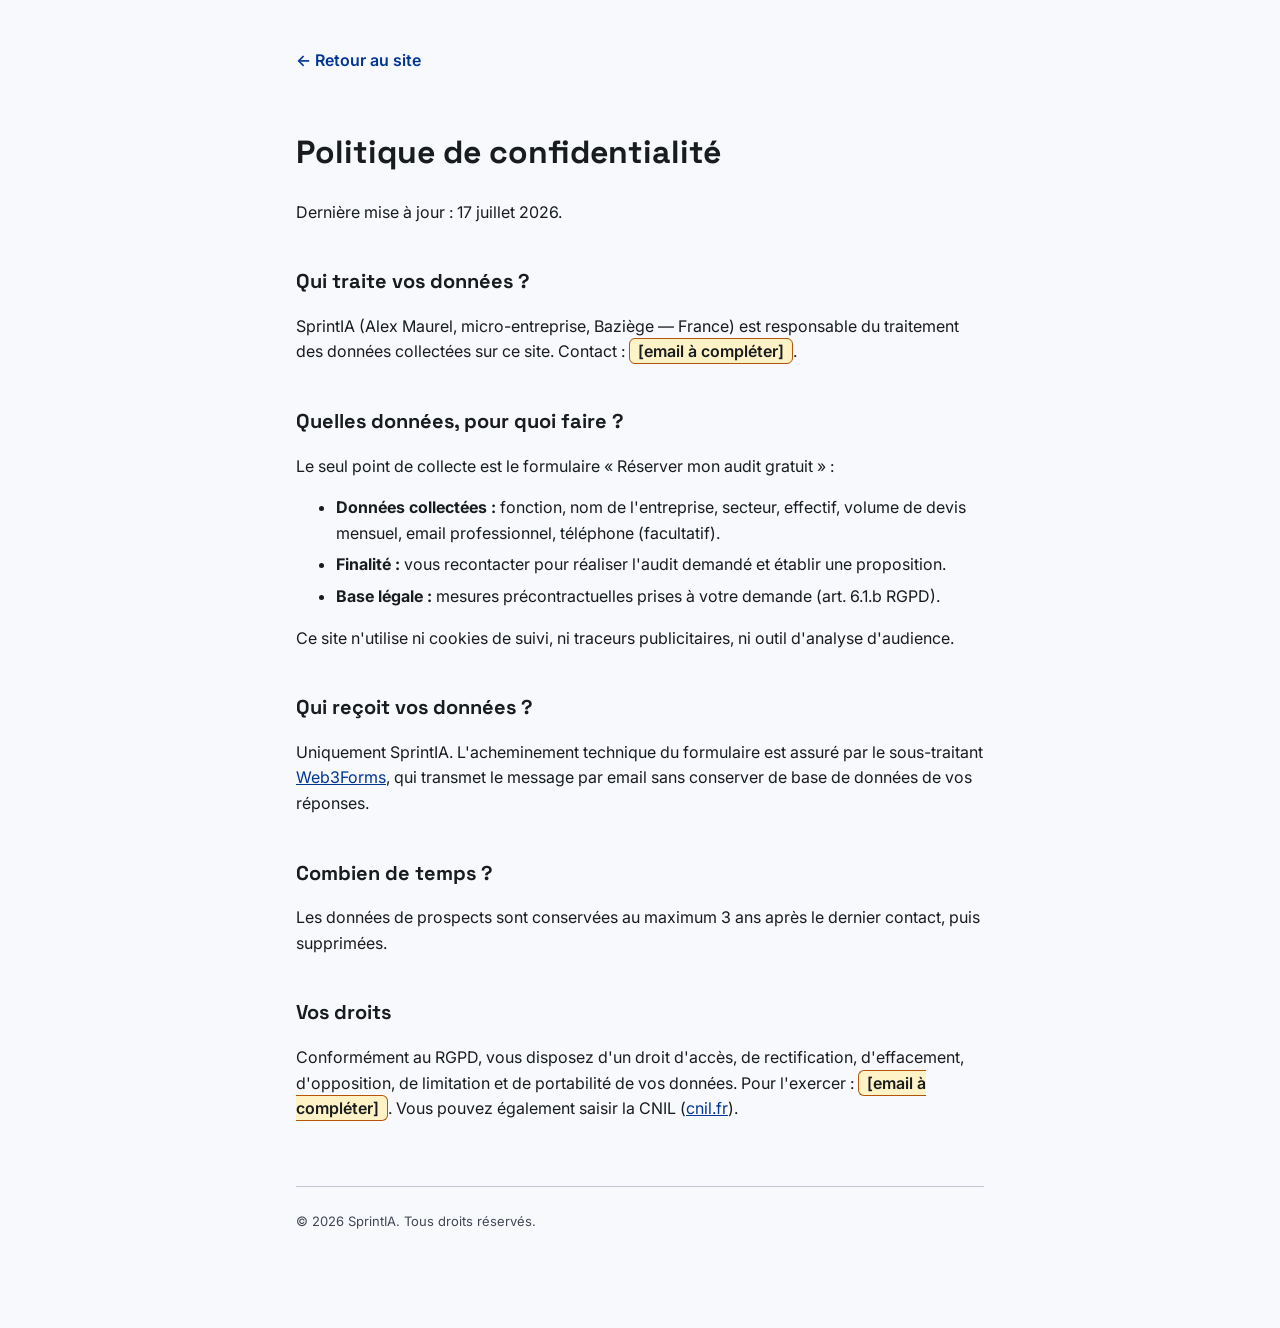
<file: confidentialite.html>
<!DOCTYPE html>
<html lang="fr">
<head>
<meta charset="utf-8"/>
<meta name="viewport" content="width=device-width, initial-scale=1.0"/>
<title>Politique de confidentialité · SprintIA</title>
<meta name="robots" content="noindex, follow"/>
<link rel="icon" type="image/svg+xml" href="assets/favicon.svg"/>
<link href="https://fonts.googleapis.com" rel="preconnect"/>
<link crossorigin="" href="https://fonts.gstatic.com" rel="preconnect"/>
<link href="https://fonts.googleapis.com/css2?family=Inter:wght@400;600&family=Space+Grotesk:wght@700&display=swap" rel="stylesheet"/>
<style>
  :root { --primary: #003594; --ink: #191c1e; --muted: #434654; --line: #c3c6d6; --bg: #f7f9fc; }
  * { box-sizing: border-box; }
  body { margin: 0; background: var(--bg); color: var(--ink); font: 16px/1.6 Inter, sans-serif; }
  main { max-width: 720px; margin: 0 auto; padding: 48px 16px 96px; }
  h1 { font-family: "Space Grotesk", sans-serif; font-size: 32px; }
  h2 { font-family: "Space Grotesk", sans-serif; font-size: 20px; margin-top: 40px; }
  a { color: var(--primary); }
  .retour { display: inline-block; margin-bottom: 32px; text-decoration: none; font-weight: 600; }
  .todo { background: #fef3c7; border: 1px solid #b45309; border-radius: 6px; padding: 2px 8px; font-weight: 600; }
  ul li { margin-bottom: 6px; }
  footer { border-top: 1px solid var(--line); margin-top: 64px; padding-top: 24px; font-size: 13px; color: var(--muted); }
</style>
</head>
<body>
<main>
  <a class="retour" href="index.html">&larr; Retour au site</a>
  <h1>Politique de confidentialité</h1>
  <p>Dernière mise à jour : 17 juillet 2026.</p>

  <h2>Qui traite vos données ?</h2>
  <p>SprintIA (Alex Maurel, micro-entreprise, Baziège — France) est responsable du traitement des données collectées sur ce site. Contact : <span class="todo">[email à compléter]</span>.</p>

  <h2>Quelles données, pour quoi faire ?</h2>
  <p>Le seul point de collecte est le formulaire « Réserver mon audit gratuit » :</p>
  <ul>
    <li><strong>Données collectées :</strong> fonction, nom de l'entreprise, secteur, effectif, volume de devis mensuel, email professionnel, téléphone (facultatif).</li>
    <li><strong>Finalité :</strong> vous recontacter pour réaliser l'audit demandé et établir une proposition.</li>
    <li><strong>Base légale :</strong> mesures précontractuelles prises à votre demande (art. 6.1.b RGPD).</li>
  </ul>
  <p>Ce site n'utilise ni cookies de suivi, ni traceurs publicitaires, ni outil d'analyse d'audience.</p>

  <h2>Qui reçoit vos données ?</h2>
  <p>Uniquement SprintIA. L'acheminement technique du formulaire est assuré par le sous-traitant <a href="https://web3forms.com" rel="noopener">Web3Forms</a>, qui transmet le message par email sans conserver de base de données de vos réponses.</p>

  <h2>Combien de temps ?</h2>
  <p>Les données de prospects sont conservées au maximum 3 ans après le dernier contact, puis supprimées.</p>

  <h2>Vos droits</h2>
  <p>Conformément au RGPD, vous disposez d'un droit d'accès, de rectification, d'effacement, d'opposition, de limitation et de portabilité de vos données. Pour l'exercer : <span class="todo">[email à compléter]</span>. Vous pouvez également saisir la CNIL (<a href="https://www.cnil.fr" rel="noopener">cnil.fr</a>).</p>

  <footer>© 2026 SprintIA. Tous droits réservés.</footer>
</main>
</body>
</html>
</file>
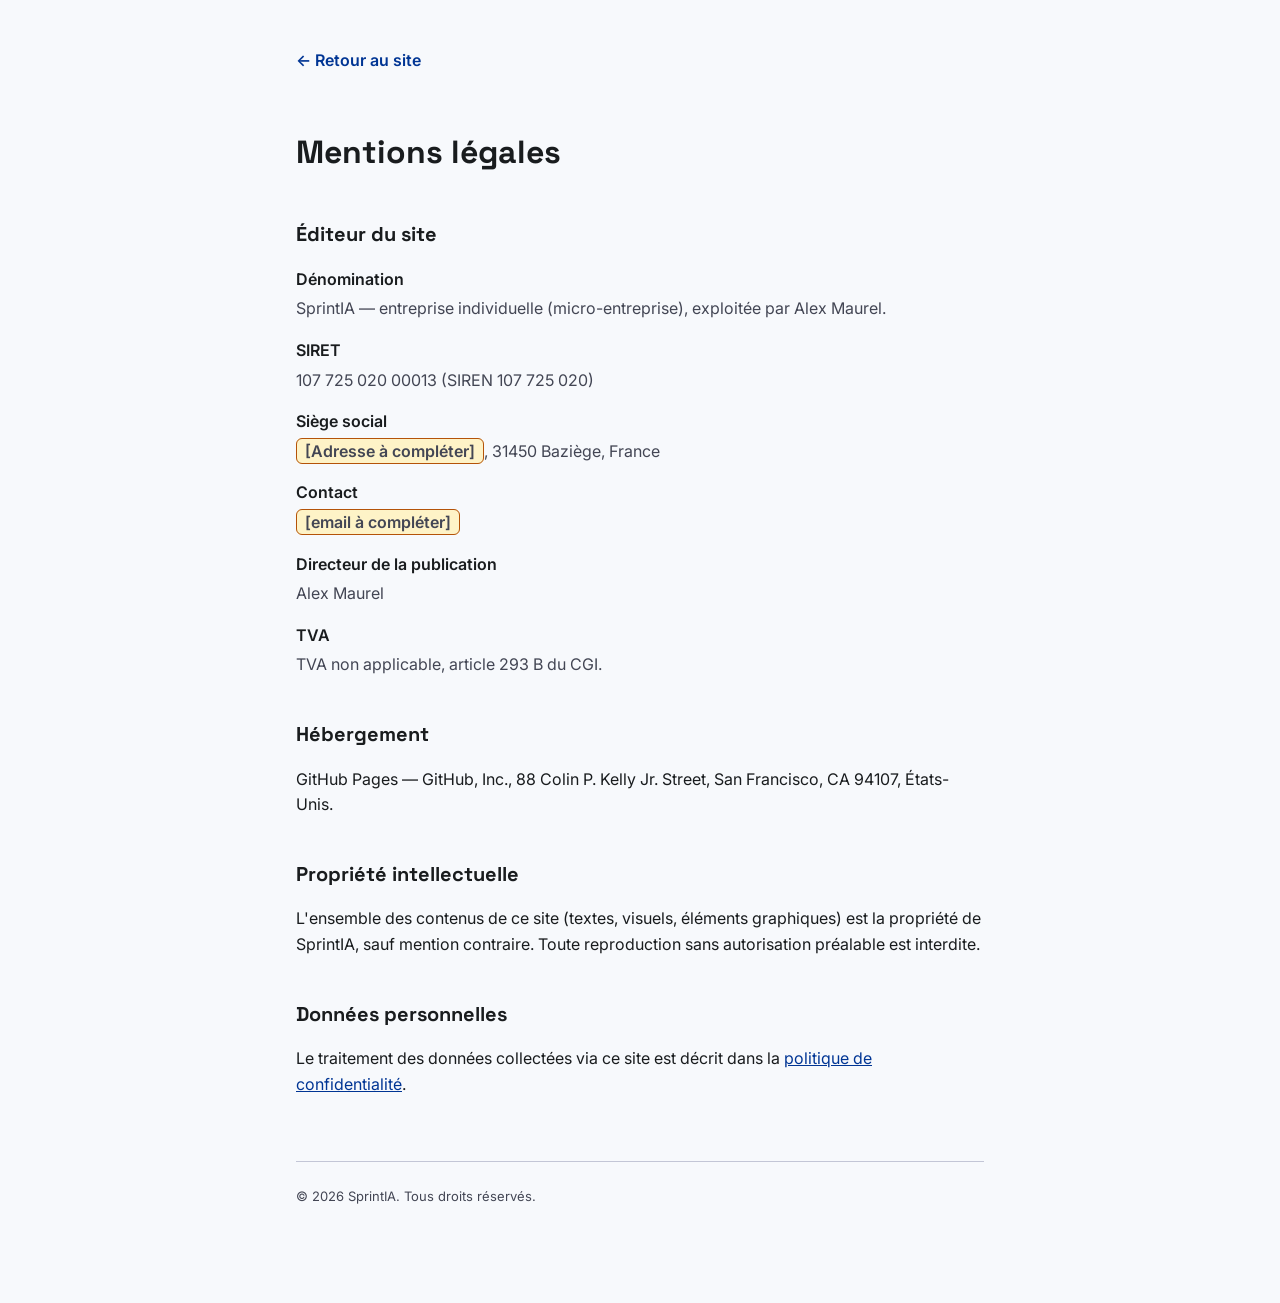
<file: mentions-legales.html>
<!DOCTYPE html>
<html lang="fr">
<head>
<meta charset="utf-8"/>
<meta name="viewport" content="width=device-width, initial-scale=1.0"/>
<title>Mentions légales · SprintIA</title>
<meta name="robots" content="noindex, follow"/>
<link rel="icon" type="image/svg+xml" href="assets/favicon.svg"/>
<link href="https://fonts.googleapis.com" rel="preconnect"/>
<link crossorigin="" href="https://fonts.gstatic.com" rel="preconnect"/>
<link href="https://fonts.googleapis.com/css2?family=Inter:wght@400;600&family=Space+Grotesk:wght@700&display=swap" rel="stylesheet"/>
<style>
  :root { --primary: #003594; --ink: #191c1e; --muted: #434654; --line: #c3c6d6; --bg: #f7f9fc; }
  * { box-sizing: border-box; }
  body { margin: 0; background: var(--bg); color: var(--ink); font: 16px/1.6 Inter, sans-serif; }
  main { max-width: 720px; margin: 0 auto; padding: 48px 16px 96px; }
  h1 { font-family: "Space Grotesk", sans-serif; font-size: 32px; color: var(--ink); }
  h2 { font-family: "Space Grotesk", sans-serif; font-size: 20px; margin-top: 40px; }
  a { color: var(--primary); }
  .retour { display: inline-block; margin-bottom: 32px; text-decoration: none; font-weight: 600; }
  .todo { background: #fef3c7; border: 1px solid #b45309; border-radius: 6px; padding: 2px 8px; font-weight: 600; }
  dl dt { font-weight: 600; margin-top: 16px; }
  dl dd { margin: 4px 0 0; color: var(--muted); }
  footer { border-top: 1px solid var(--line); margin-top: 64px; padding-top: 24px; font-size: 13px; color: var(--muted); }
</style>
</head>
<body>
<main>
  <a class="retour" href="index.html">&larr; Retour au site</a>
  <h1>Mentions légales</h1>

  <h2>Éditeur du site</h2>
  <dl>
    <dt>Dénomination</dt>
    <dd>SprintIA — entreprise individuelle (micro-entreprise), exploitée par Alex Maurel.</dd>
    <dt>SIRET</dt>
    <dd>107 725 020 00013 (SIREN 107 725 020)</dd>
    <dt>Siège social</dt>
    <!-- TODO : adresse complète -->
    <dd><span class="todo">[Adresse à compléter]</span>, 31450 Baziège, France</dd>
    <dt>Contact</dt>
    <!-- TODO : email de contact pro -->
    <dd><span class="todo">[email à compléter]</span></dd>
    <dt>Directeur de la publication</dt>
    <dd>Alex Maurel</dd>
    <dt>TVA</dt>
    <dd>TVA non applicable, article 293 B du CGI.</dd>
  </dl>

  <h2>Hébergement</h2>
  <p>GitHub Pages — GitHub, Inc., 88 Colin P. Kelly Jr. Street, San Francisco, CA 94107, États-Unis.</p>

  <h2>Propriété intellectuelle</h2>
  <p>L'ensemble des contenus de ce site (textes, visuels, éléments graphiques) est la propriété de SprintIA, sauf mention contraire. Toute reproduction sans autorisation préalable est interdite.</p>

  <h2>Données personnelles</h2>
  <p>Le traitement des données collectées via ce site est décrit dans la <a href="confidentialite.html">politique de confidentialité</a>.</p>

  <footer>© 2026 SprintIA. Tous droits réservés.</footer>
</main>
</body>
</html>
</file>
